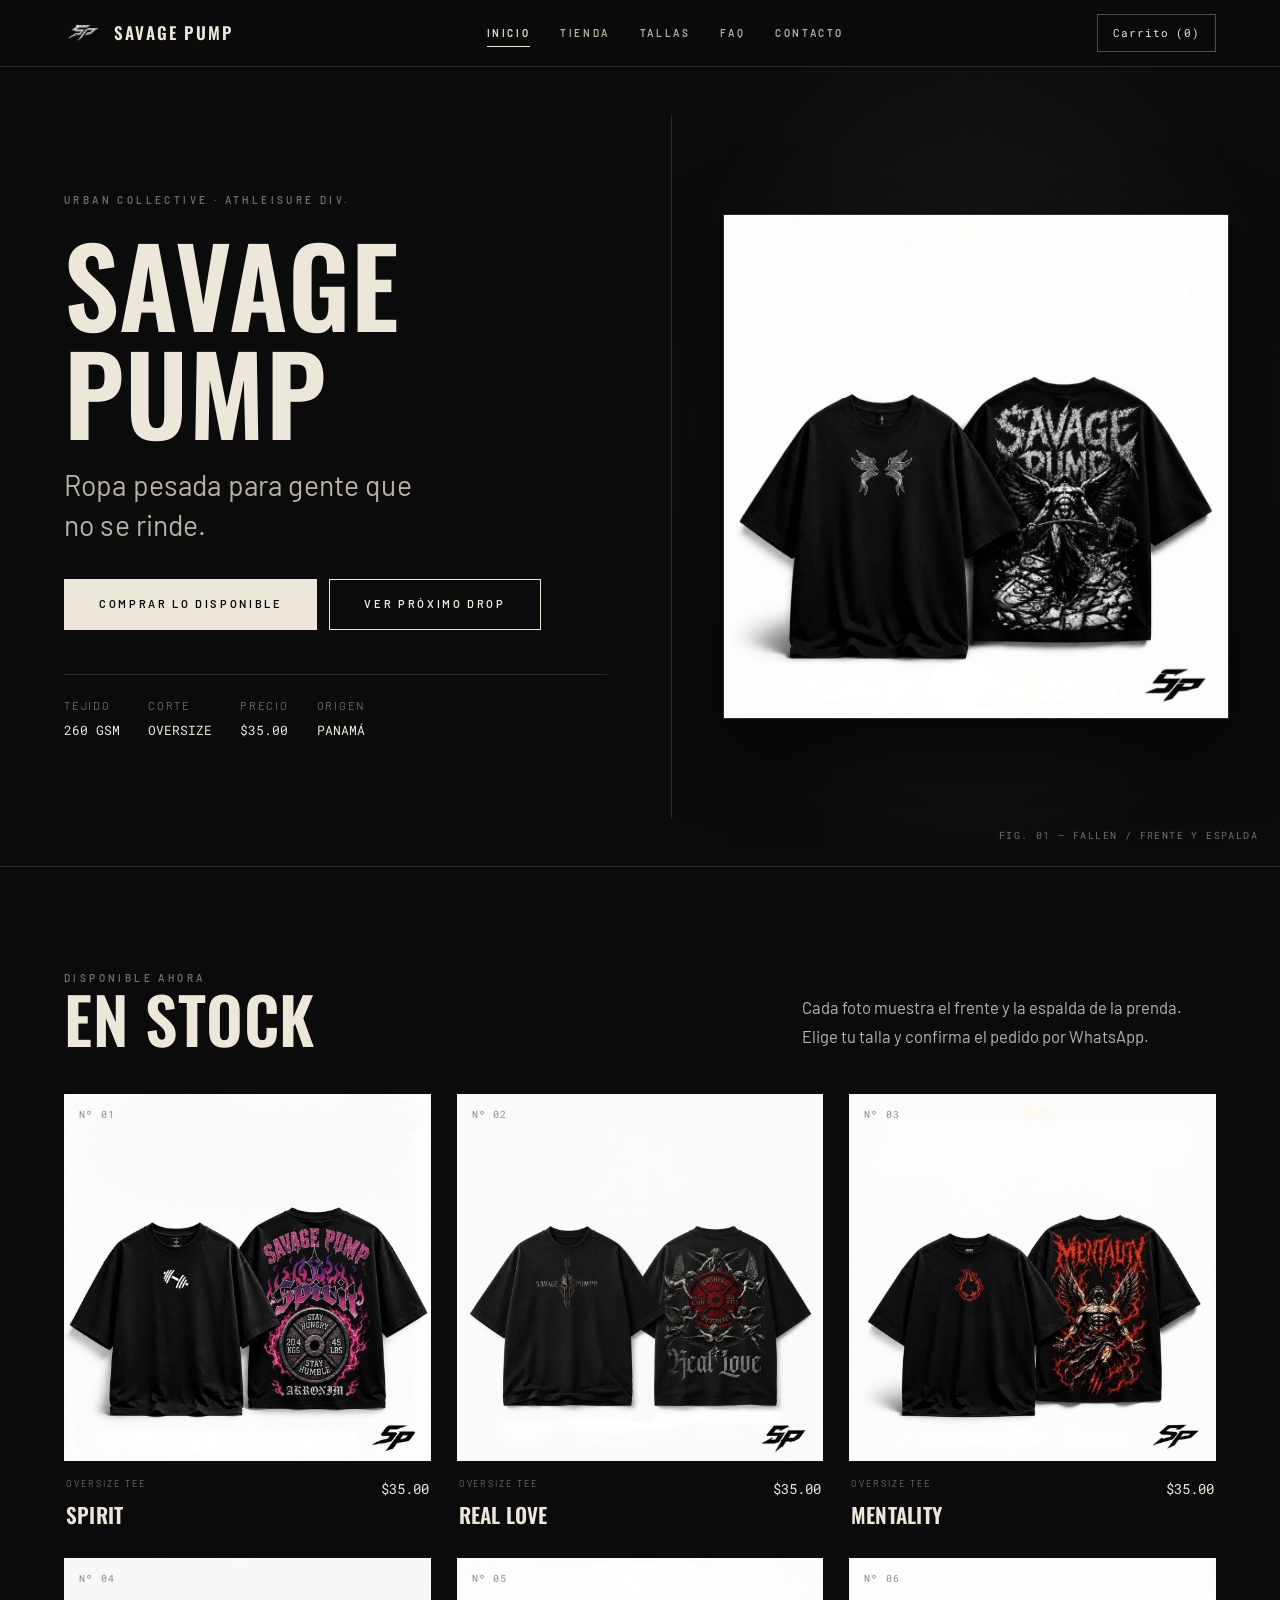
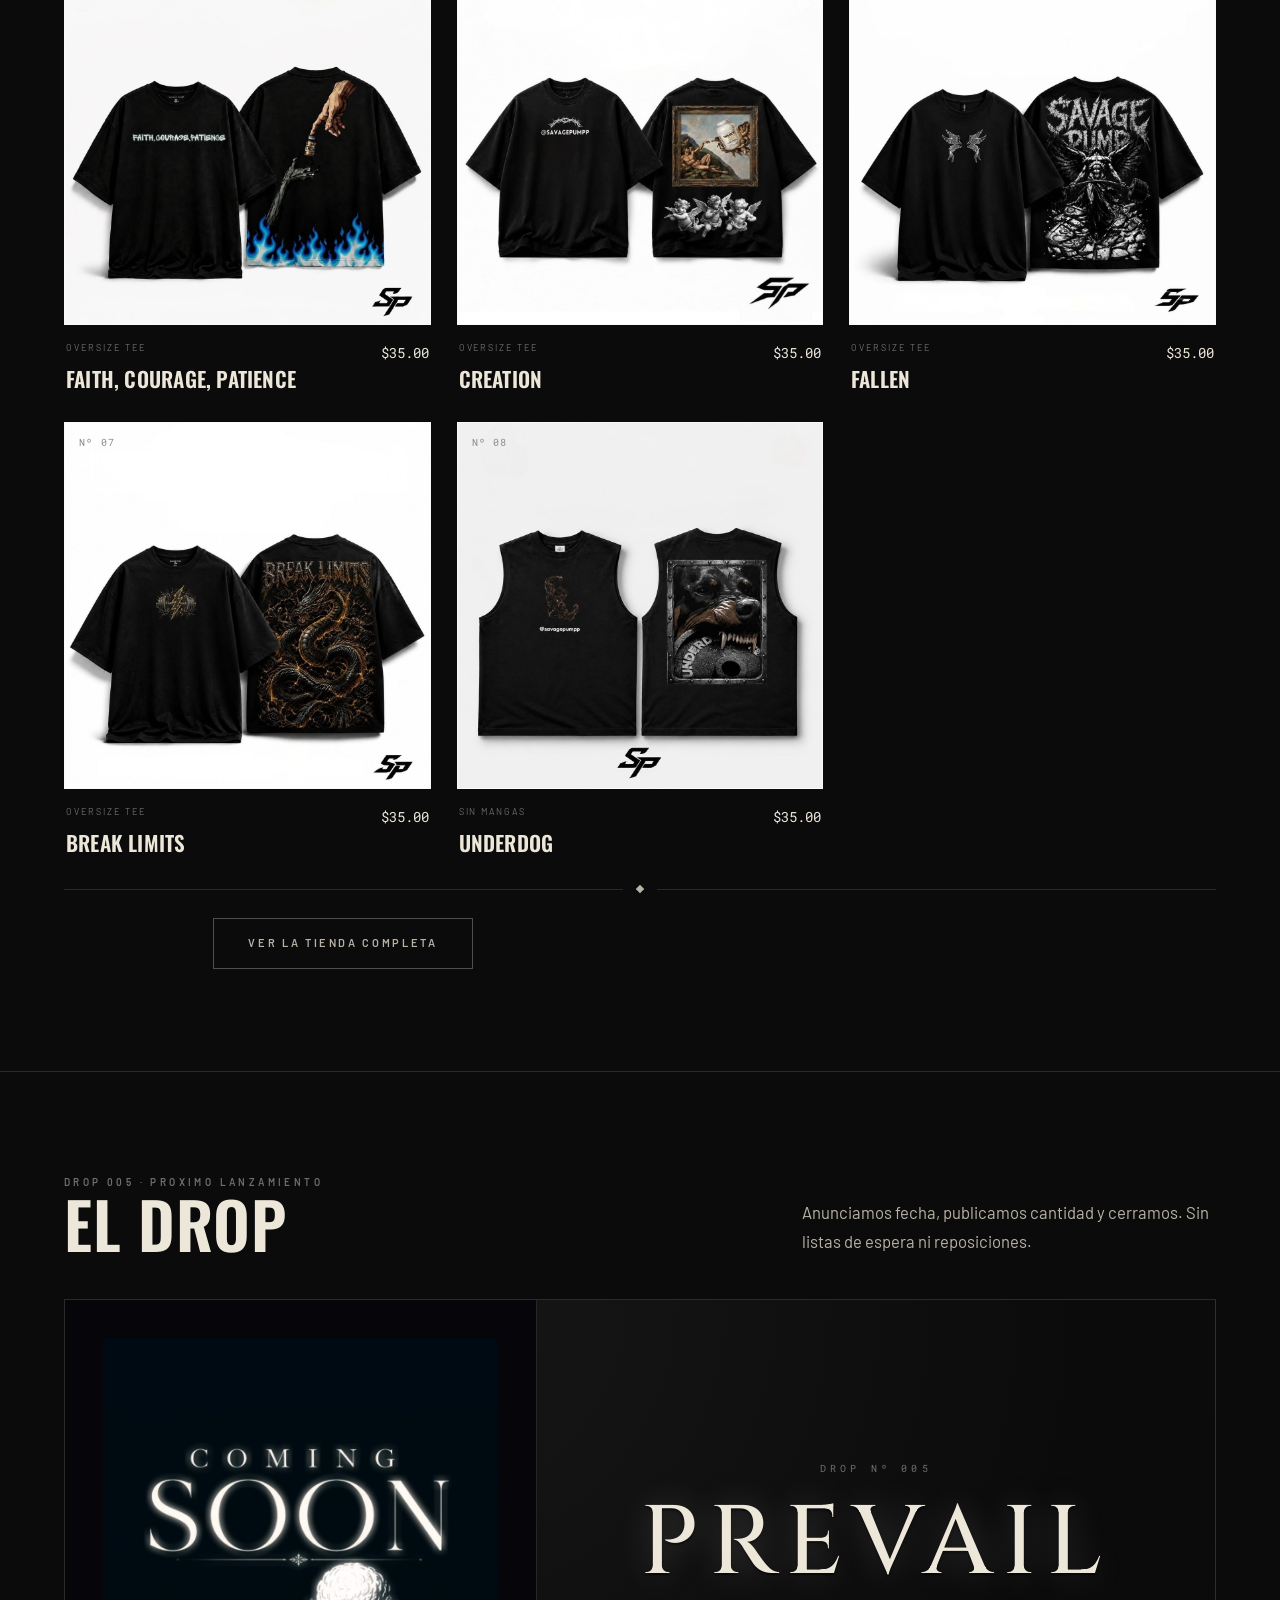
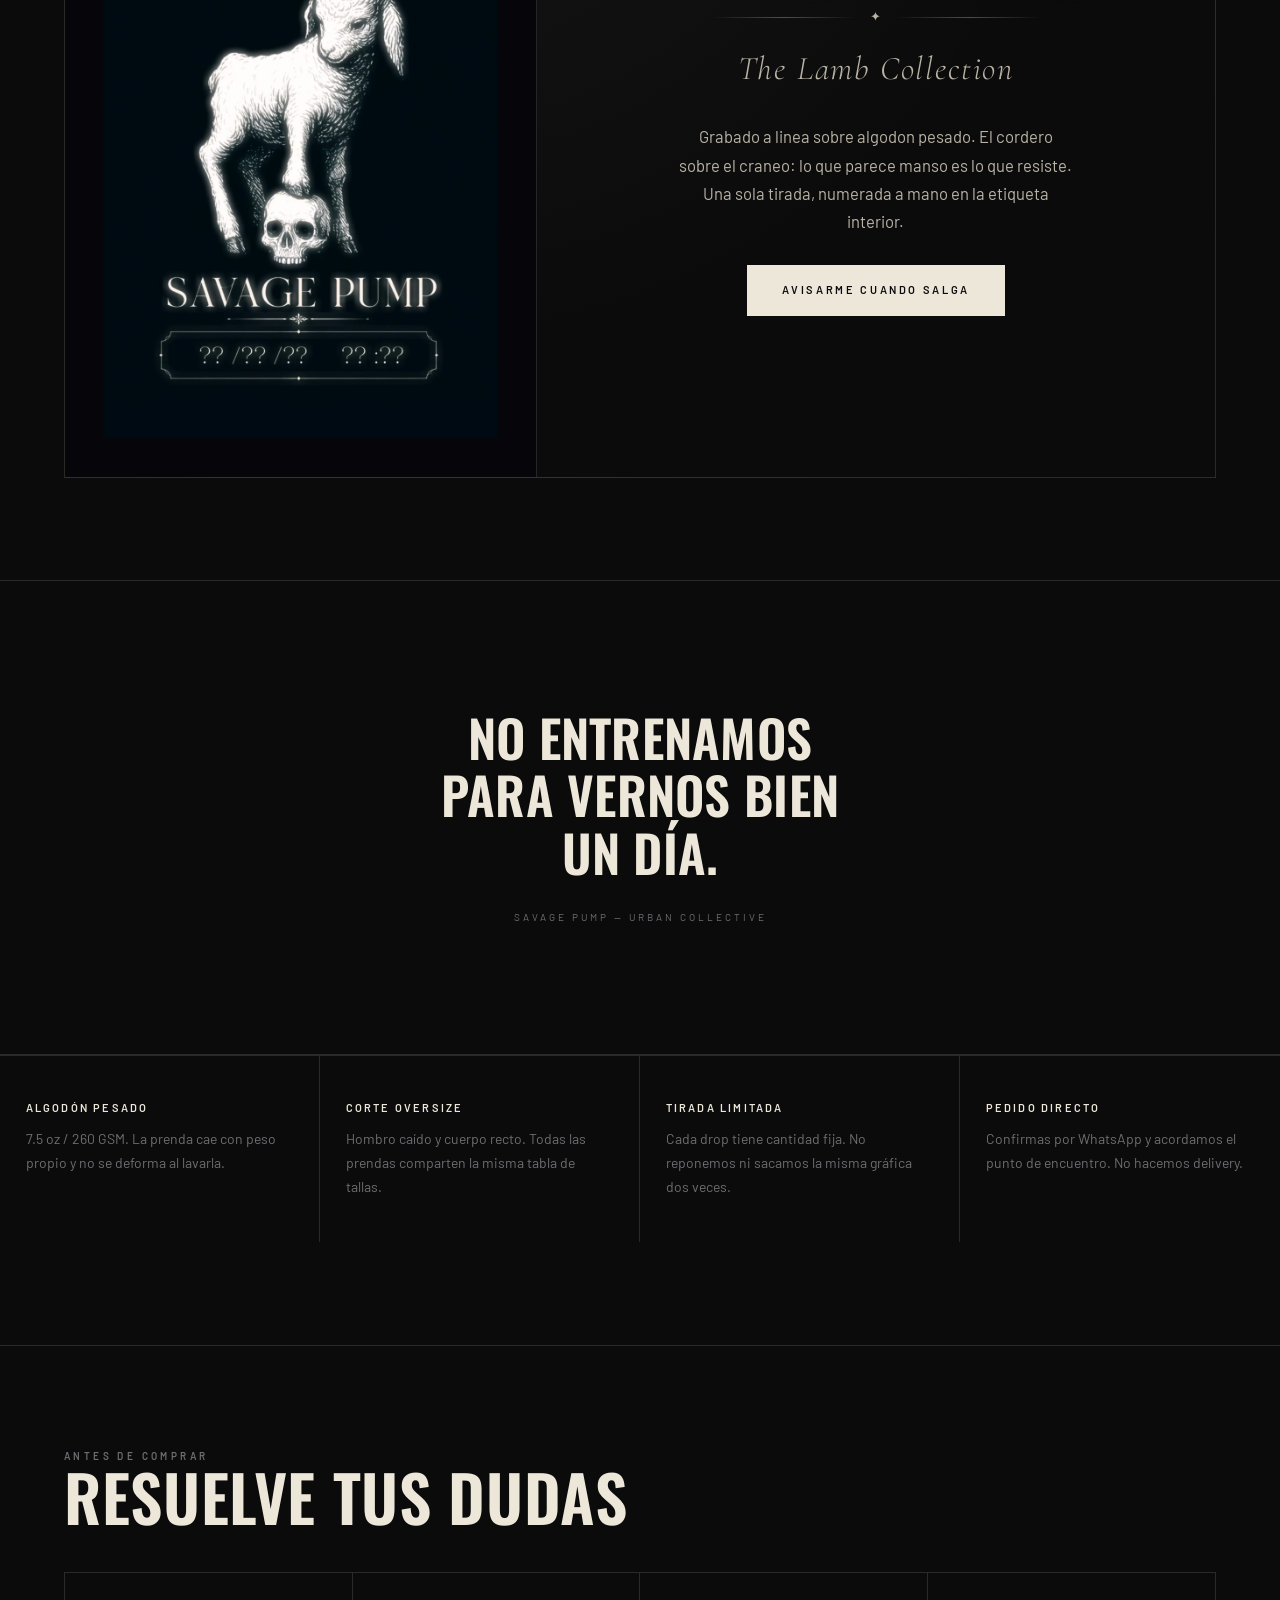
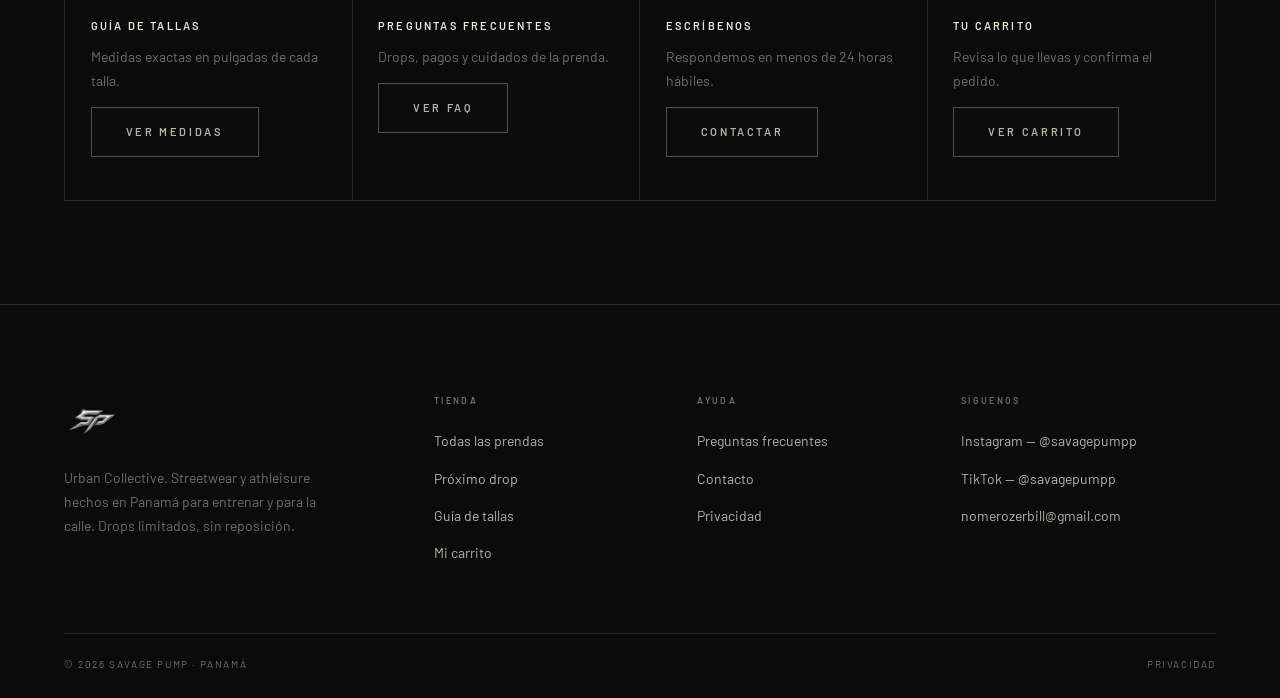
<file: index.html>
<!DOCTYPE html>
<html lang="es-PA">
<head>
<meta charset="UTF-8">
<meta name="viewport" content="width=device-width, initial-scale=1">
<title>Savage Pump — streetwear y athleisure en Panamá</title>
<meta name="description" content="Savage Pump Urban Collective: camisetas oversize y ropa de compresión en algodón pesado 260 GSM. Drops limitados, pedidos por WhatsApp.">
<link rel="canonical" href="https://savagepump.com/">
<meta property="og:title" content="Savage Pump — streetwear y athleisure en Panamá">
<meta property="og:description" content="Savage Pump Urban Collective: camisetas oversize y ropa de compresión en algodón pesado 260 GSM. Drops limitados, pedidos por WhatsApp.">
<meta property="og:image" content="assets/wordmark-brush.png">
<meta property="og:type" content="website">
<meta name="theme-color" content="#0B0B0C">
<link rel="icon" href="assets/logo-sp.png">
<link rel="stylesheet" href="css/sp.css">
<script type="application/ld+json">
{"@context":"https://schema.org","@type":"ClothingStore","name":"Savage Pump",
"alternateName":"Savage Pump Urban Collective",
"description":"Marca panameña de streetwear y athleisure. Drops limitados en algodón pesado.",
"url":"https://savagepump.com/","logo":"https://savagepump.com/assets/logo-sp.png",
"email":"nomerozerbill@gmail.com",
"address":{"@type":"PostalAddress","addressLocality":"San Miguelito","addressRegion":"Panamá","addressCountry":"PA"},
"areaServed":"PA","sameAs":["https://instagram.com/savagepumpp","https://tiktok.com/@savagepumpp"],
"priceRange":"$$"}
</script>
</head>
<body>

<header class="nav">
  <div class="nav__in">
    <a class="nav__logo" href="index.html">
      <img src="assets/logo-sp.png" alt="Monograma cromado SP de Savage Pump">
      <b>SAVAGE PUMP</b>
    </a>
    <nav class="nav__links" aria-label="Principal">
      <a href="index.html" aria-current="page">Inicio</a>
      <a href="tienda.html">Tienda</a>
      <a href="tallas.html">Tallas</a>
      <a href="faq.html">FAQ</a>
      <a href="contacto.html">Contacto</a>
    </nav>
    <div class="nav__end">
      <button class="nav__burger" aria-expanded="false">Menú</button>
      <a class="nav__cart" href="carrito.html" data-contador>Carrito (0)</a>
    </div>
  </div>
</header>

<section class="hero">
  <div class="hero__copy">
    <p class="eyebrow">Urban Collective · Athleisure Div.</p>
    <h1 class="display">Savage<br>Pump
      <em>Ropa pesada para gente que no se rinde.</em>
    </h1>
    <div class="hero__cta">
      <a class="btn btn--fill" href="tienda.html">Comprar lo disponible</a>
      <a class="btn btn--line" href="#drop">Ver próximo drop</a>
    </div>
    <div class="hero__meta">
      <div>Tejido<b>260 GSM</b></div>
      <div>Corte<b>Oversize</b></div>
      <div>Precio<b>$35.00</b></div>
      <div>Origen<b>Panamá</b></div>
    </div>
  </div>
  <div class="hero__art">
    <img src="assets/sp-fallen.jpg" alt="Camiseta oversize negra Savage Pump Fallen: alas al frente y ángel levantando una barra sobre escombros en la espalda">
    <span class="hero__stamp">FIG. 01 — FALLEN / FRENTE Y ESPALDA</span>
  </div>
</section>

<section class="sec" id="tienda">
  <div class="wrap">
    <div class="sec__head reveal">
      <div>
        <p class="eyebrow">Disponible ahora</p>
        <h2 class="display">En stock</h2>
      </div>
      <p class="lede">Cada foto muestra el frente y la espalda de la prenda. Elige tu talla y confirma el pedido por WhatsApp.</p>
    </div>
    <div class="grid reveal" data-rejilla></div>
    <div class="rule reveal"><span class="diamond"></span></div>
    <p style="text-align:center"><a class="btn btn--ghost" href="tienda.html">Ver la tienda completa</a></p>
  </div>
</section>

<section class="sec" id="drop">
  <div class="wrap">
    <div class="sec__head reveal">
      <div>
        <p class="eyebrow">Drop 005 &middot; Proximo lanzamiento</p>
        <h2 class="display">El drop</h2>
      </div>
      <p class="lede">Anunciamos fecha, publicamos cantidad y cerramos. Sin listas de espera ni reposiciones.</p>
    </div>

    <div class="drop drop--lamb reveal">
      <div class="drop__poster">
        <img src="assets/drop-coming-soon.png" alt="Afiche del drop 005 Prevail de Savage Pump: grabado de un cordero apoyado sobre un craneo con el texto Coming Soon">
      </div>
      <div class="drop__body">
        <p class="lamb-no">Drop N&ordm; 005</p>
        <h3 class="lamb-title">Prevail</h3>
        <div class="lamb-rule"><span></span><i>&#10022;</i><span></span></div>
        <p class="lamb-sub">The Lamb Collection</p>
        <p class="lede" style="margin-top:26px">Grabado a linea sobre algodon pesado. El cordero sobre el craneo: lo que parece manso es lo que resiste. Una sola tirada, numerada a mano en la etiqueta interior.</p>
        <div class="hero__cta" style="margin-top:30px">
          <a class="btn btn--fill" href="contacto.html">Avisarme cuando salga</a>
        </div>
      </div>
    </div>
  </div>
</section>

<section class="manifesto sec">
  <div class="wrap reveal">
    <blockquote>No entrenamos para vernos bien un día.</blockquote>
    <cite>Savage Pump — Urban Collective</cite>
  </div>
</section>

<section class="sec" style="padding-top:0">
  <div class="values">
    <div><h4>Algodón pesado</h4><p>7.5 oz / 260 GSM. La prenda cae con peso propio y no se deforma al lavarla.</p></div>
    <div><h4>Corte oversize</h4><p>Hombro caído y cuerpo recto. Todas las prendas comparten la misma tabla de tallas.</p></div>
    <div><h4>Tirada limitada</h4><p>Cada drop tiene cantidad fija. No reponemos ni sacamos la misma gráfica dos veces.</p></div>
    <div><h4>Pedido directo</h4><p>Confirmas por WhatsApp y acordamos el punto de encuentro. No hacemos delivery.</p></div>
  </div>
</section>

<section class="sec">
  <div class="wrap">
    <div class="sec__head reveal">
      <div><p class="eyebrow">Antes de comprar</p><h2 class="display">Resuelve tus dudas</h2></div>
    </div>
    <div class="values reveal" style="border:1px solid var(--hair)">
      <div><h4>Guía de tallas</h4><p style="margin-bottom:14px">Medidas exactas en pulgadas de cada talla.</p><a class="btn btn--ghost" href="tallas.html">Ver medidas</a></div>
      <div><h4>Preguntas frecuentes</h4><p style="margin-bottom:14px">Drops, pagos y cuidados de la prenda.</p><a class="btn btn--ghost" href="faq.html">Ver FAQ</a></div>
      <div><h4>Escríbenos</h4><p style="margin-bottom:14px">Respondemos en menos de 24 horas hábiles.</p><a class="btn btn--ghost" href="contacto.html">Contactar</a></div>
      <div><h4>Tu carrito</h4><p style="margin-bottom:14px">Revisa lo que llevas y confirma el pedido.</p><a class="btn btn--ghost" href="carrito.html">Ver carrito</a></div>
    </div>
  </div>
</section>

<footer class="foot">
  <div class="wrap">
    <div class="foot__grid">
      <div class="foot__brand">
        <img src="assets/logo-sp.png" alt="Logotipo cromado SP de Savage Pump">
        <p>Urban Collective. Streetwear y athleisure hechos en Panamá para entrenar y para la calle. Drops limitados, sin reposición.</p>
      </div>
      <div>
        <h5>Tienda</h5>
        <ul>
          <li><a href="tienda.html">Todas las prendas</a></li>
          <li><a href="index.html#drop">Próximo drop</a></li>
          <li><a href="tallas.html">Guía de tallas</a></li>
          <li><a href="carrito.html">Mi carrito</a></li>
        </ul>
      </div>
      <div>
        <h5>Ayuda</h5>
        <ul>
          <li><a href="faq.html">Preguntas frecuentes</a></li>
          <li><a href="contacto.html">Contacto</a></li>
          <li><a href="privacidad.html">Privacidad</a></li>
        </ul>
      </div>
      <div>
        <h5>Síguenos</h5>
        <ul>
          <li><a href="https://instagram.com/savagepumpp">Instagram — @savagepumpp</a></li>
          <li><a href="https://tiktok.com/@savagepumpp">TikTok — @savagepumpp</a></li>
          <li><a href="mailto:nomerozerbill@gmail.com">nomerozerbill@gmail.com</a></li>
        </ul>
      </div>
    </div>
    <div class="foot__bottom">
      <span>© 2026 Savage Pump · Panamá</span>
      <span><a href="privacidad.html">Privacidad</a></span>
    </div>
  </div>
</footer>

<div class="sticky-cta">
  <a class="btn btn--fill" href="tienda.html">Comprar ahora</a>
  <a class="btn btn--line" href="carrito.html">Carrito</a>
</div>

<script src="js/datos.js"></script>
<script src="js/app.js"></script>
<script src="js/sp.js"></script>
</body>
</html>
</file>
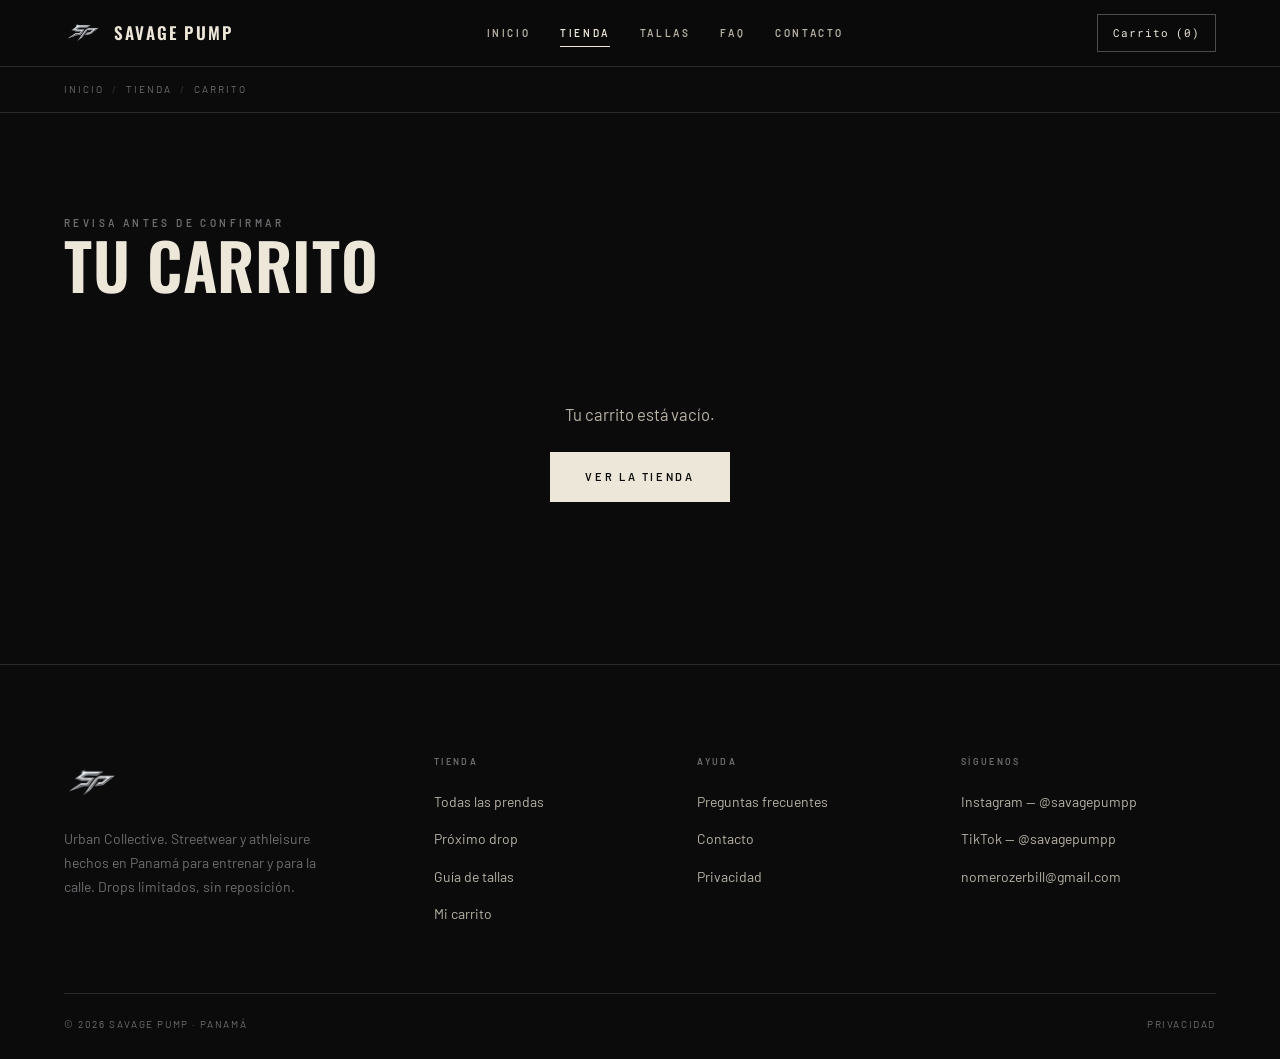
<file: carrito.html>
<!DOCTYPE html>
<html lang="es-PA">
<head>
<meta charset="UTF-8">
<meta name="viewport" content="width=device-width, initial-scale=1">
<title>Tu carrito | Savage Pump</title>
<meta name="description" content="Revisa las prendas de tu carrito Savage Pump, ajusta cantidades y confirma tu pedido por WhatsApp.">
<link rel="canonical" href="https://savagepump.com/carrito.html">
<meta property="og:title" content="Tu carrito | Savage Pump">
<meta property="og:description" content="Revisa las prendas de tu carrito Savage Pump, ajusta cantidades y confirma tu pedido por WhatsApp.">
<meta property="og:image" content="assets/wordmark-brush.png">
<meta property="og:type" content="website">
<meta name="theme-color" content="#0B0B0C">
<link rel="icon" href="assets/logo-sp.png">
<link rel="stylesheet" href="css/sp.css">

</head>
<body>

<header class="nav">
  <div class="nav__in">
    <a class="nav__logo" href="index.html">
      <img src="assets/logo-sp.png" alt="Monograma cromado SP de Savage Pump">
      <b>SAVAGE PUMP</b>
    </a>
    <nav class="nav__links" aria-label="Principal">
      <a href="index.html">Inicio</a>
      <a href="tienda.html" aria-current="page">Tienda</a>
      <a href="tallas.html">Tallas</a>
      <a href="faq.html">FAQ</a>
      <a href="contacto.html">Contacto</a>
    </nav>
    <div class="nav__end">
      <button class="nav__burger" aria-expanded="false">Menú</button>
      <a class="nav__cart" href="carrito.html" data-contador>Carrito (0)</a>
    </div>
  </div>
</header>
<div class="crumbs"><a href="index.html">Inicio</a><span>/</span><a href="tienda.html">Tienda</a><span>/</span>Carrito</div>
<section class="sec">
  <div class="wrap">
    <div class="sec__head"><div><p class="eyebrow">Revisa antes de confirmar</p><h2 class="display">Tu carrito</h2></div></div>
    <div data-carrito></div>
  </div>
</section>

<footer class="foot">
  <div class="wrap">
    <div class="foot__grid">
      <div class="foot__brand">
        <img src="assets/logo-sp.png" alt="Logotipo cromado SP de Savage Pump">
        <p>Urban Collective. Streetwear y athleisure hechos en Panamá para entrenar y para la calle. Drops limitados, sin reposición.</p>
      </div>
      <div>
        <h5>Tienda</h5>
        <ul>
          <li><a href="tienda.html">Todas las prendas</a></li>
          <li><a href="index.html#drop">Próximo drop</a></li>
          <li><a href="tallas.html">Guía de tallas</a></li>
          <li><a href="carrito.html">Mi carrito</a></li>
        </ul>
      </div>
      <div>
        <h5>Ayuda</h5>
        <ul>
          <li><a href="faq.html">Preguntas frecuentes</a></li>
          <li><a href="contacto.html">Contacto</a></li>
          <li><a href="privacidad.html">Privacidad</a></li>
        </ul>
      </div>
      <div>
        <h5>Síguenos</h5>
        <ul>
          <li><a href="https://instagram.com/savagepumpp">Instagram — @savagepumpp</a></li>
          <li><a href="https://tiktok.com/@savagepumpp">TikTok — @savagepumpp</a></li>
          <li><a href="mailto:nomerozerbill@gmail.com">nomerozerbill@gmail.com</a></li>
        </ul>
      </div>
    </div>
    <div class="foot__bottom">
      <span>© 2026 Savage Pump · Panamá</span>
      <span><a href="privacidad.html">Privacidad</a></span>
    </div>
  </div>
</footer>

<div class="sticky-cta">
  <a class="btn btn--fill" href="tienda.html">Comprar ahora</a>
  <a class="btn btn--line" href="carrito.html">Carrito</a>
</div>

<script src="js/datos.js"></script>
<script src="js/app.js"></script>
<script src="js/sp.js"></script>
</body>
</html>
</file>
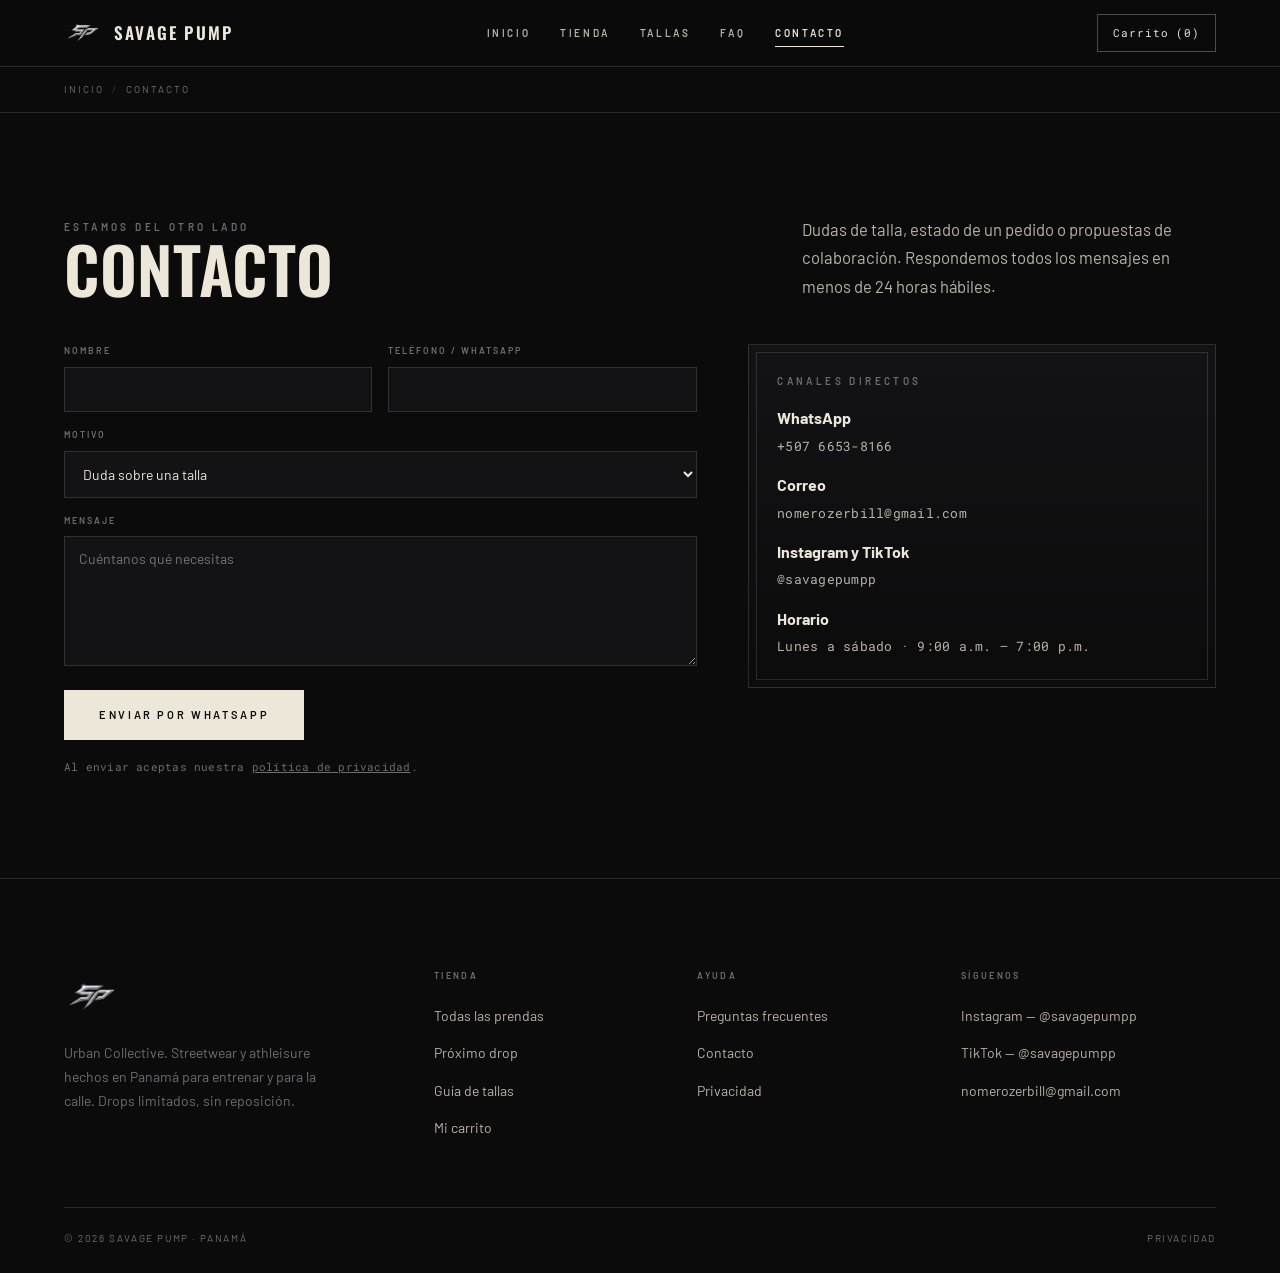
<file: contacto.html>
<!DOCTYPE html>
<html lang="es-PA">
<head>
<meta charset="UTF-8">
<meta name="viewport" content="width=device-width, initial-scale=1">
<title>Contacto — escríbenos por WhatsApp, correo o Instagram | Savage Pump</title>
<meta name="description" content="Contacta a Savage Pump en Panamá. Respondemos en menos de 24 horas hábiles por WhatsApp, correo o Instagram.">
<link rel="canonical" href="https://savagepump.com/contacto.html">
<meta property="og:title" content="Contacto — escríbenos por WhatsApp, correo o Instagram | Savage Pump">
<meta property="og:description" content="Contacta a Savage Pump en Panamá. Respondemos en menos de 24 horas hábiles por WhatsApp, correo o Instagram.">
<meta property="og:image" content="assets/wordmark-brush.png">
<meta property="og:type" content="website">
<meta name="theme-color" content="#0B0B0C">
<link rel="icon" href="assets/logo-sp.png">
<link rel="stylesheet" href="css/sp.css">

</head>
<body>

<header class="nav">
  <div class="nav__in">
    <a class="nav__logo" href="index.html">
      <img src="assets/logo-sp.png" alt="Monograma cromado SP de Savage Pump">
      <b>SAVAGE PUMP</b>
    </a>
    <nav class="nav__links" aria-label="Principal">
      <a href="index.html">Inicio</a>
      <a href="tienda.html">Tienda</a>
      <a href="tallas.html">Tallas</a>
      <a href="faq.html">FAQ</a>
      <a href="contacto.html" aria-current="page">Contacto</a>
    </nav>
    <div class="nav__end">
      <button class="nav__burger" aria-expanded="false">Menú</button>
      <a class="nav__cart" href="carrito.html" data-contador>Carrito (0)</a>
    </div>
  </div>
</header>
<div class="crumbs"><a href="index.html">Inicio</a><span>/</span>Contacto</div>
<section class="sec">
  <div class="wrap">
    <div class="sec__head">
      <div><p class="eyebrow">Estamos del otro lado</p><h2 class="display">Contacto</h2></div>
      <p class="lede">Dudas de talla, estado de un pedido o propuestas de colaboración. Respondemos todos los mensajes en menos de 24 horas hábiles.</p>
    </div>
    <div class="pdp">
      <div>
        <div class="field--row">
          <div class="field"><label for="cn">Nombre</label><input id="cn" type="text"></div>
          <div class="field"><label for="ct">Teléfono / WhatsApp</label><input id="ct" type="tel"></div>
        </div>
        <div class="field">
          <label for="ca">Motivo</label>
          <select id="ca">
            <option>Duda sobre una talla</option>
            <option>Estado de mi pedido</option>
            <option>Avisarme del drop Prevail</option>
            <option>Pedido al por mayor</option>
            <option>Colaboración o prensa</option>
            <option>Otro</option>
          </select>
        </div>
        <div class="field"><label for="cm">Mensaje</label><textarea id="cm" placeholder="Cuéntanos qué necesitas"></textarea></div>
        <button class="btn btn--fill" data-enviar-contacto>Enviar por WhatsApp</button>
        <div class="aviso" data-aviso hidden></div>
        <p class="mono" style="color:var(--ash);margin-top:18px;font-size:11px">Al enviar aceptas nuestra <a href="privacidad.html" style="text-decoration:underline">política de privacidad</a>.</p>
      </div>
      <div>
        <div class="plate" style="padding:28px">
          <p class="eyebrow" style="margin-bottom:16px">Canales directos</p>
          <p style="margin-bottom:14px"><strong>WhatsApp</strong><br><span class="mono" style="color:var(--bone-dim)" data-tel>—</span></p>
          <p style="margin-bottom:14px"><strong>Correo</strong><br><span class="mono" style="color:var(--bone-dim)">nomerozerbill@gmail.com</span></p>
          <p style="margin-bottom:14px"><strong>Instagram y TikTok</strong><br><span class="mono" style="color:var(--bone-dim)">@savagepumpp</span></p>
          <p><strong>Horario</strong><br><span class="mono" style="color:var(--bone-dim)">Lunes a sábado · 9:00 a.m. – 7:00 p.m.</span></p>
        </div>
      </div>
    </div>
  </div>
</section>

<script>
document.addEventListener('DOMContentLoaded', function () {
  var tel = document.querySelector('[data-tel]');
  if (tel) tel.textContent = CONFIG.telefonoVisible;
  var b = document.querySelector('[data-enviar-contacto]');
  if (!b) return;
  b.addEventListener('click', function () {
    var n = document.getElementById('cn').value.trim();
    var m = document.getElementById('cm').value.trim();
    if (!n || !m) { SP.aviso('Escribe tu nombre y tu mensaje.', 'error'); return; }
    var txt = '*Consulta — Savage Pump*\n\nNombre: ' + n +
              '\nTeléfono: ' + document.getElementById('ct').value.trim() +
              '\nMotivo: ' + document.getElementById('ca').value +
              '\n\n' + m;
    window.open('https://wa.me/' + CONFIG.whatsapp + '?text=' + encodeURIComponent(txt), '_blank');
  });
});
</script>

<footer class="foot">
  <div class="wrap">
    <div class="foot__grid">
      <div class="foot__brand">
        <img src="assets/logo-sp.png" alt="Logotipo cromado SP de Savage Pump">
        <p>Urban Collective. Streetwear y athleisure hechos en Panamá para entrenar y para la calle. Drops limitados, sin reposición.</p>
      </div>
      <div>
        <h5>Tienda</h5>
        <ul>
          <li><a href="tienda.html">Todas las prendas</a></li>
          <li><a href="index.html#drop">Próximo drop</a></li>
          <li><a href="tallas.html">Guía de tallas</a></li>
          <li><a href="carrito.html">Mi carrito</a></li>
        </ul>
      </div>
      <div>
        <h5>Ayuda</h5>
        <ul>
          <li><a href="faq.html">Preguntas frecuentes</a></li>
          <li><a href="contacto.html">Contacto</a></li>
          <li><a href="privacidad.html">Privacidad</a></li>
        </ul>
      </div>
      <div>
        <h5>Síguenos</h5>
        <ul>
          <li><a href="https://instagram.com/savagepumpp">Instagram — @savagepumpp</a></li>
          <li><a href="https://tiktok.com/@savagepumpp">TikTok — @savagepumpp</a></li>
          <li><a href="mailto:nomerozerbill@gmail.com">nomerozerbill@gmail.com</a></li>
        </ul>
      </div>
    </div>
    <div class="foot__bottom">
      <span>© 2026 Savage Pump · Panamá</span>
      <span><a href="privacidad.html">Privacidad</a></span>
    </div>
  </div>
</footer>

<div class="sticky-cta">
  <a class="btn btn--fill" href="tienda.html">Comprar ahora</a>
  <a class="btn btn--line" href="carrito.html">Carrito</a>
</div>

<script src="js/datos.js"></script>
<script src="js/app.js"></script>
<script src="js/sp.js"></script>
</body>
</html>
</file>
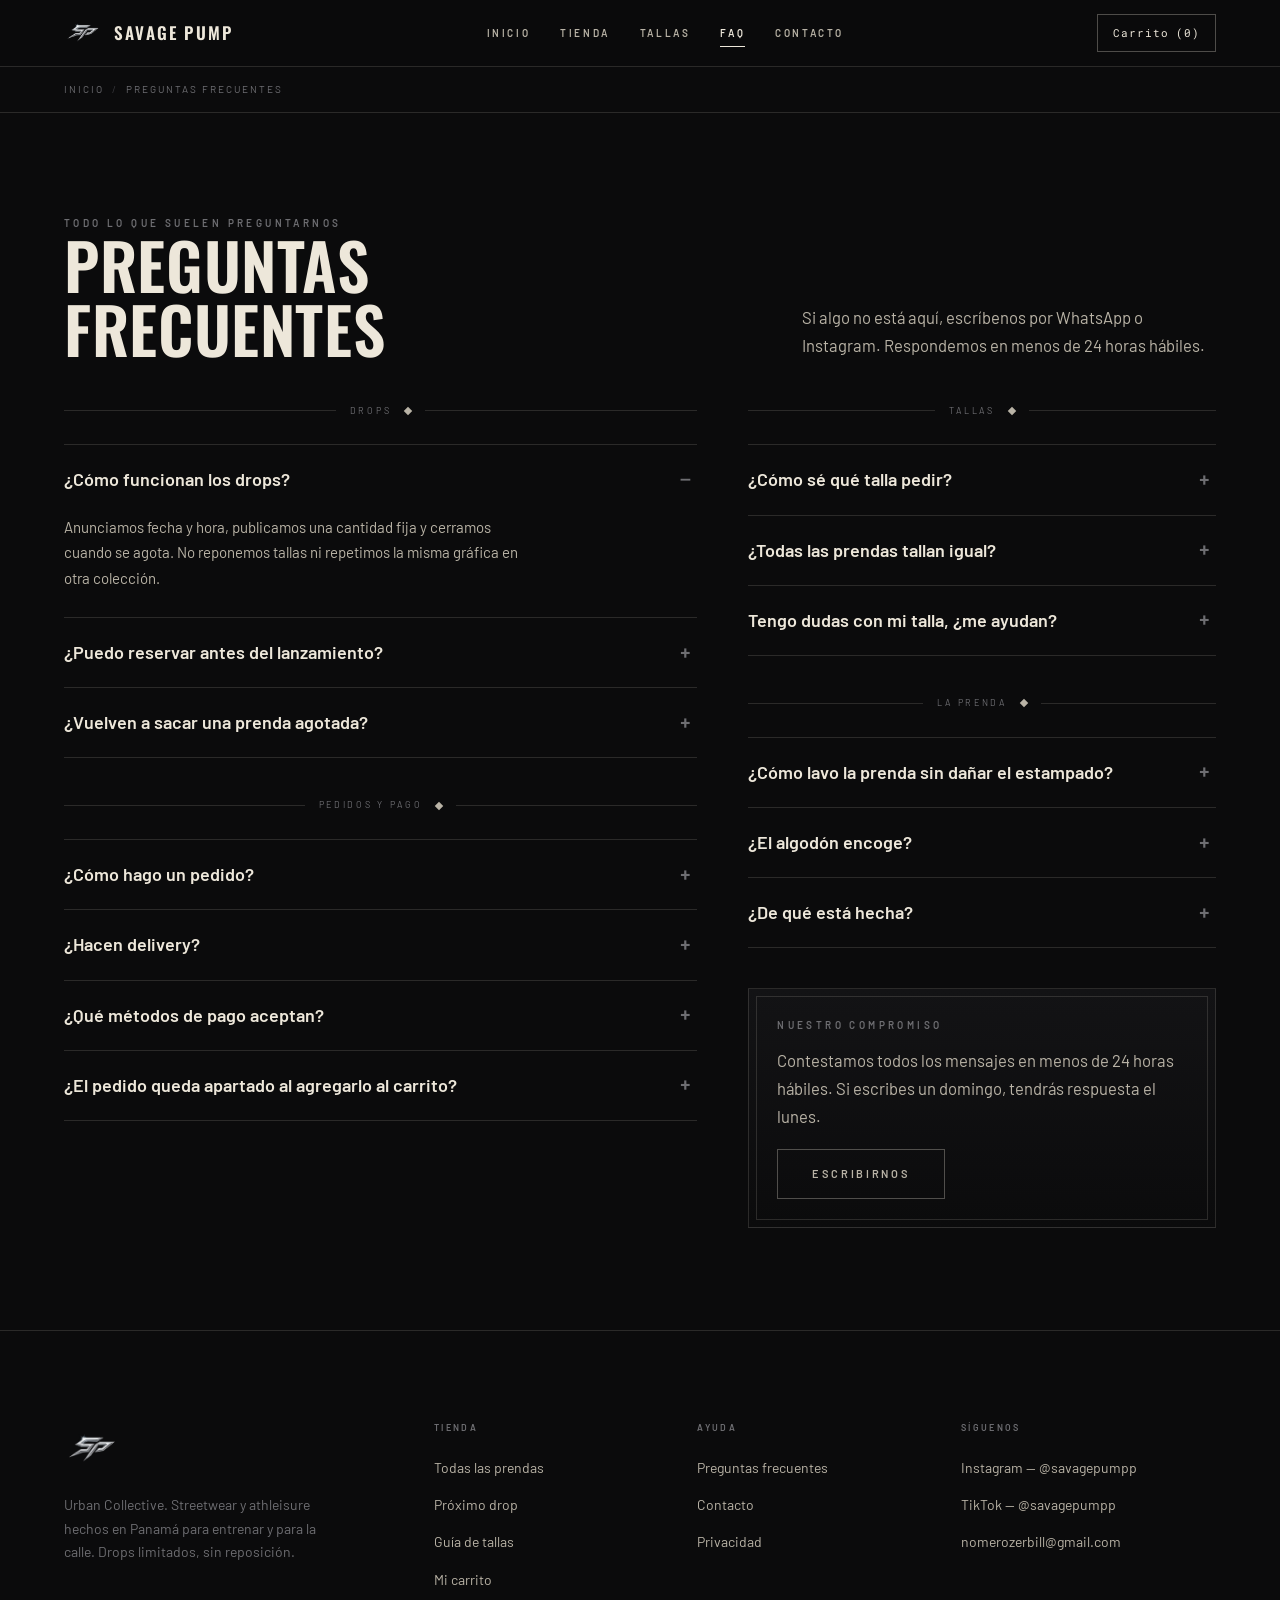
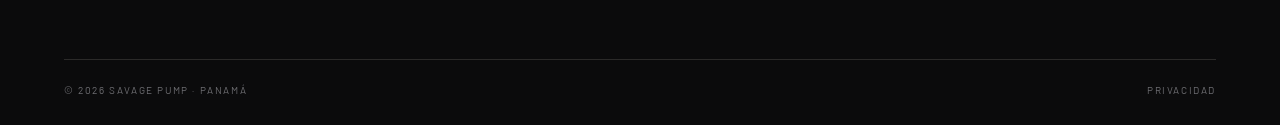
<file: faq.html>
<!DOCTYPE html>
<html lang="es-PA">
<head>
<meta charset="UTF-8">
<meta name="viewport" content="width=device-width, initial-scale=1">
<title>Preguntas frecuentes: drops, pedidos, pagos y cuidados | Savage Pump</title>
<meta name="description" content="Respuestas sobre los drops limitados de Savage Pump, cómo hacer un pedido, métodos de pago y cuidado de las prendas.">
<link rel="canonical" href="https://savagepump.com/faq.html">
<meta property="og:title" content="Preguntas frecuentes: drops, pedidos, pagos y cuidados | Savage Pump">
<meta property="og:description" content="Respuestas sobre los drops limitados de Savage Pump, cómo hacer un pedido, métodos de pago y cuidado de las prendas.">
<meta property="og:image" content="assets/wordmark-brush.png">
<meta property="og:type" content="website">
<meta name="theme-color" content="#0B0B0C">
<link rel="icon" href="assets/logo-sp.png">
<link rel="stylesheet" href="css/sp.css">
<script type="application/ld+json">
{"@context":"https://schema.org","@type":"FAQPage","mainEntity":[
{"@type":"Question","name":"¿Cómo funcionan los drops?","acceptedAnswer":{"@type":"Answer","text":"Anunciamos fecha y hora, publicamos una cantidad fija y cerramos cuando se agota. No reponemos tallas ni repetimos la misma gráfica."}},
{"@type":"Question","name":"¿Cómo hago un pedido?","acceptedAnswer":{"@type":"Answer","text":"Agregas las prendas al carrito, dejas tus datos y el pedido se abre en WhatsApp ya redactado. Ahí confirmamos disponibilidad, pago y punto de encuentro."}},
{"@type":"Question","name":"¿Qué métodos de pago aceptan?","acceptedAnswer":{"@type":"Answer","text":"Yappy, transferencia bancaria y efectivo en el momento de la entrega."}},
{"@type":"Question","name":"¿Hacen delivery?","acceptedAnswer":{"@type":"Answer","text":"No. Acordamos por WhatsApp un punto de encuentro y ahí se entrega la prenda."}}]}
</script>
</head>
<body>

<header class="nav">
  <div class="nav__in">
    <a class="nav__logo" href="index.html">
      <img src="assets/logo-sp.png" alt="Monograma cromado SP de Savage Pump">
      <b>SAVAGE PUMP</b>
    </a>
    <nav class="nav__links" aria-label="Principal">
      <a href="index.html">Inicio</a>
      <a href="tienda.html">Tienda</a>
      <a href="tallas.html">Tallas</a>
      <a href="faq.html" aria-current="page">FAQ</a>
      <a href="contacto.html">Contacto</a>
    </nav>
    <div class="nav__end">
      <button class="nav__burger" aria-expanded="false">Menú</button>
      <a class="nav__cart" href="carrito.html" data-contador>Carrito (0)</a>
    </div>
  </div>
</header>
<div class="crumbs"><a href="index.html">Inicio</a><span>/</span>Preguntas frecuentes</div>
<section class="sec">
  <div class="wrap">
    <div class="sec__head">
      <div><p class="eyebrow">Todo lo que suelen preguntarnos</p><h2 class="display">Preguntas<br>frecuentes</h2></div>
      <p class="lede">Si algo no está aquí, escríbenos por WhatsApp o Instagram. Respondemos en menos de 24 horas hábiles.</p>
    </div>
    <div class="pdp">
      <div>
        <div class="rule" style="margin-top:0"><span>Drops</span><span class="diamond"></span></div>
        <div class="acc">
          <details open><summary>¿Cómo funcionan los drops?</summary><p>Anunciamos fecha y hora, publicamos una cantidad fija y cerramos cuando se agota. No reponemos tallas ni repetimos la misma gráfica en otra colección.</p></details>
          <details><summary>¿Puedo reservar antes del lanzamiento?</summary><p>No hacemos reservas ni apartados. Todos entran al mismo tiempo. Si quieres aviso previo del drop Prevail, déjanos tus datos en la página de contacto.</p></details>
          <details><summary>¿Vuelven a sacar una prenda agotada?</summary><p>No. Cada tirada es única. Lo que sí repetimos son las bases: el corte y el gramaje se mantienen entre colecciones.</p></details>
        </div>

        <div class="rule" style="margin-top:40px"><span>Pedidos y pago</span><span class="diamond"></span></div>
        <div class="acc">
          <details><summary>¿Cómo hago un pedido?</summary><p>Agregas las prendas al carrito, eliges talla y dejas tu nombre y teléfono. El pedido se abre en WhatsApp ya redactado y solo tienes que enviarlo. Ahí confirmamos disponibilidad y acordamos todo.</p></details>
          <details><summary>¿Hacen delivery?</summary><p>No. Acordamos por WhatsApp un punto de encuentro que nos sirva a los dos y ahí te entregamos la prenda.</p></details>
          <details><summary>¿Qué métodos de pago aceptan?</summary><p>Yappy, transferencia bancaria y efectivo en el momento de la entrega.</p></details>
          <details><summary>¿El pedido queda apartado al agregarlo al carrito?</summary><p>No. La prenda queda tuya cuando confirmamos el pedido por WhatsApp. Hasta ese momento sigue disponible para cualquiera.</p></details>
        </div>
      </div>

      <div>
        <div class="rule" style="margin-top:0"><span>Tallas</span><span class="diamond"></span></div>
        <div class="acc">
          <details><summary>¿Cómo sé qué talla pedir?</summary><p>Mide una camiseta tuya que te quede como quieres y compárala con nuestra tabla. El corte es oversize real: si dudas entre dos tallas y prefieres algo menos amplio, baja una.</p></details>
          <details><summary>¿Todas las prendas tallan igual?</summary><p>Sí. Todas las prendas publicadas usan la misma tabla de medidas, en pulgadas, con una variación de entre media y una pulgada.</p></details>
          <details><summary>Tengo dudas con mi talla, ¿me ayudan?</summary><p>Escríbenos por WhatsApp con tu estatura, peso y la talla que usas normalmente y te decimos cuál pedir.</p></details>
        </div>

        <div class="rule" style="margin-top:40px"><span>La prenda</span><span class="diamond"></span></div>
        <div class="acc">
          <details><summary>¿Cómo lavo la prenda sin dañar el estampado?</summary><p>Del revés, agua fría, ciclo corto. Sin cloro, sin secadora caliente y sin planchar directamente sobre el estampado.</p></details>
          <details><summary>¿El algodón encoge?</summary><p>Es algodón peinado prelavado. Puede ceder hasta media pulgada de largo en el primer lavado si usas agua caliente; con agua fría se mantiene.</p></details>
          <details><summary>¿De qué está hecha?</summary><p>100% algodón peinado de 7.5 oz (260 GSM) en las camisetas oversize. La pieza de compresión usa tela elástica y transpirable.</p></details>
        </div>

        <div class="plate" style="padding:28px;margin-top:40px">
          <p class="eyebrow" style="margin-bottom:12px">Nuestro compromiso</p>
          <p class="lede">Contestamos todos los mensajes en menos de 24 horas hábiles. Si escribes un domingo, tendrás respuesta el lunes.</p>
          <a class="btn btn--ghost" href="contacto.html" style="margin-top:18px">Escribirnos</a>
        </div>
      </div>
    </div>
  </div>
</section>

<footer class="foot">
  <div class="wrap">
    <div class="foot__grid">
      <div class="foot__brand">
        <img src="assets/logo-sp.png" alt="Logotipo cromado SP de Savage Pump">
        <p>Urban Collective. Streetwear y athleisure hechos en Panamá para entrenar y para la calle. Drops limitados, sin reposición.</p>
      </div>
      <div>
        <h5>Tienda</h5>
        <ul>
          <li><a href="tienda.html">Todas las prendas</a></li>
          <li><a href="index.html#drop">Próximo drop</a></li>
          <li><a href="tallas.html">Guía de tallas</a></li>
          <li><a href="carrito.html">Mi carrito</a></li>
        </ul>
      </div>
      <div>
        <h5>Ayuda</h5>
        <ul>
          <li><a href="faq.html">Preguntas frecuentes</a></li>
          <li><a href="contacto.html">Contacto</a></li>
          <li><a href="privacidad.html">Privacidad</a></li>
        </ul>
      </div>
      <div>
        <h5>Síguenos</h5>
        <ul>
          <li><a href="https://instagram.com/savagepumpp">Instagram — @savagepumpp</a></li>
          <li><a href="https://tiktok.com/@savagepumpp">TikTok — @savagepumpp</a></li>
          <li><a href="mailto:nomerozerbill@gmail.com">nomerozerbill@gmail.com</a></li>
        </ul>
      </div>
    </div>
    <div class="foot__bottom">
      <span>© 2026 Savage Pump · Panamá</span>
      <span><a href="privacidad.html">Privacidad</a></span>
    </div>
  </div>
</footer>

<div class="sticky-cta">
  <a class="btn btn--fill" href="tienda.html">Comprar ahora</a>
  <a class="btn btn--line" href="carrito.html">Carrito</a>
</div>

<script src="js/datos.js"></script>
<script src="js/app.js"></script>
<script src="js/sp.js"></script>
</body>
</html>
</file>
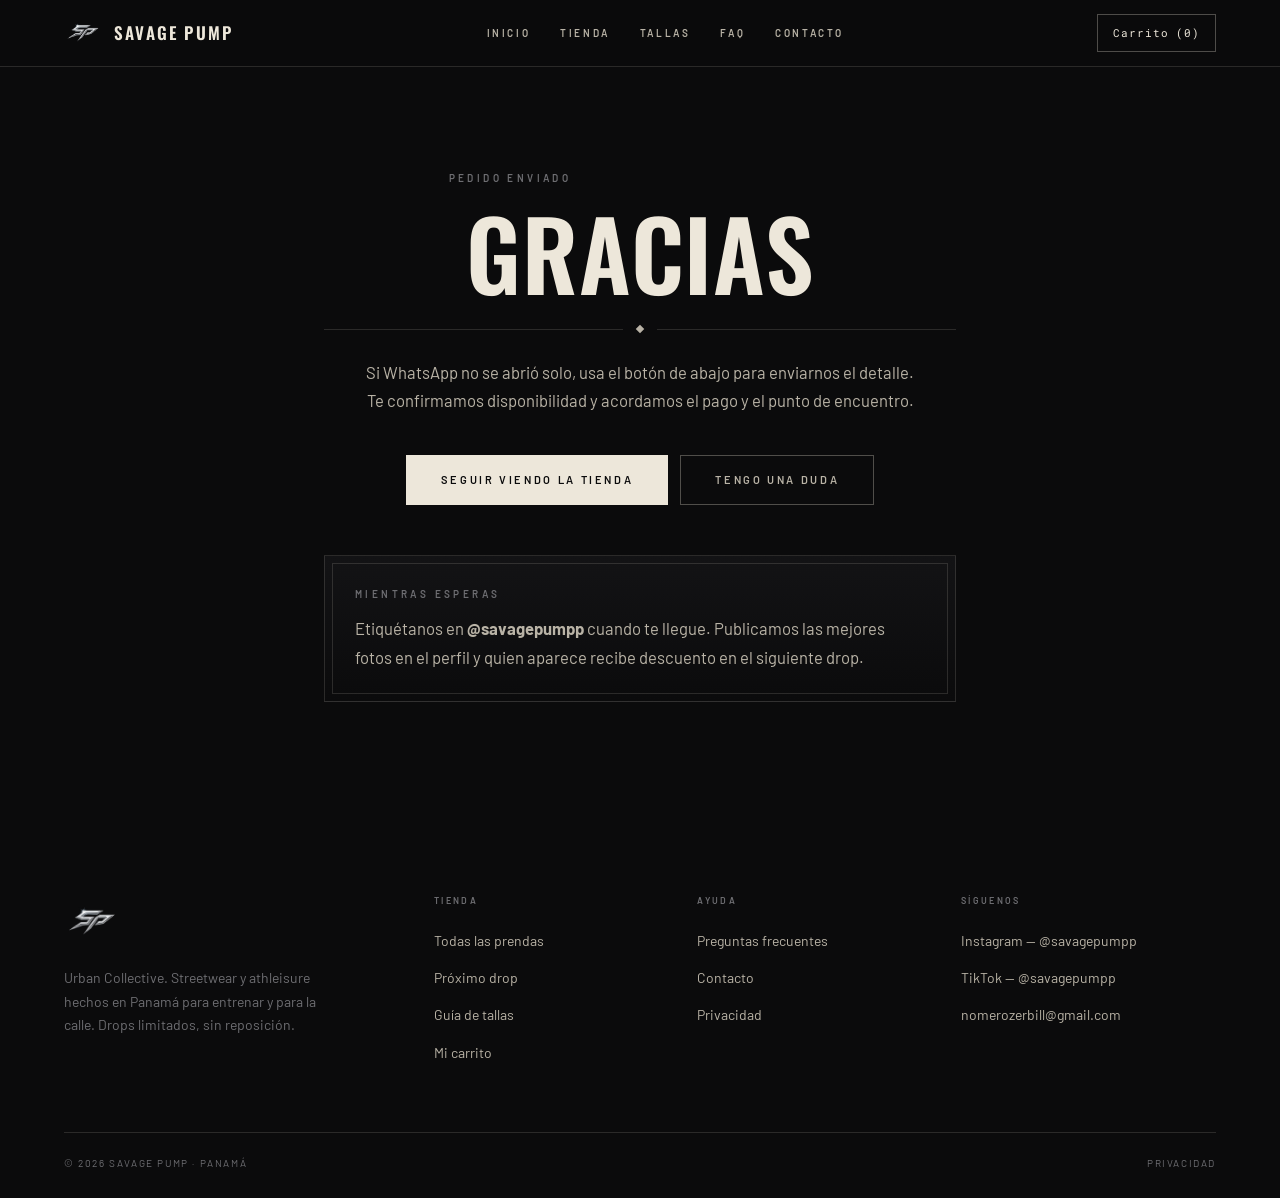
<file: gracias.html>
<!DOCTYPE html>
<html lang="es-PA">
<head>
<meta charset="UTF-8">
<meta name="viewport" content="width=device-width, initial-scale=1">
<title>Pedido enviado | Savage Pump</title>
<meta name="description" content="Tu pedido de Savage Pump quedó registrado. Revisa el resumen y confirma la conversación por WhatsApp.">
<link rel="canonical" href="https://savagepump.com/gracias.html">
<meta property="og:title" content="Pedido enviado | Savage Pump">
<meta property="og:description" content="Tu pedido de Savage Pump quedó registrado. Revisa el resumen y confirma la conversación por WhatsApp.">
<meta property="og:image" content="assets/wordmark-brush.png">
<meta property="og:type" content="website">
<meta name="theme-color" content="#0B0B0C">
<link rel="icon" href="assets/logo-sp.png">
<link rel="stylesheet" href="css/sp.css">

</head>
<body>

<header class="nav">
  <div class="nav__in">
    <a class="nav__logo" href="index.html">
      <img src="assets/logo-sp.png" alt="Monograma cromado SP de Savage Pump">
      <b>SAVAGE PUMP</b>
    </a>
    <nav class="nav__links" aria-label="Principal">
      <a href="index.html">Inicio</a>
      <a href="tienda.html">Tienda</a>
      <a href="tallas.html">Tallas</a>
      <a href="faq.html">FAQ</a>
      <a href="contacto.html">Contacto</a>
    </nav>
    <div class="nav__end">
      <button class="nav__burger" aria-expanded="false">Menú</button>
      <a class="nav__cart" href="carrito.html" data-contador>Carrito (0)</a>
    </div>
  </div>
</header>

<section class="sec" style="border-bottom:none">
  <div class="wrap" style="text-align:center;max-width:760px">
    <p class="eyebrow">Pedido enviado</p>
    <h1 class="display" style="font-size:clamp(40px,8vw,96px);margin:18px 0 10px">Gracias</h1>
    <div class="rule"><span class="diamond"></span></div>
    <p class="lede" style="margin:0 auto 34px">Si WhatsApp no se abrió solo, usa el botón de abajo para enviarnos el detalle. Te confirmamos disponibilidad y acordamos el pago y el punto de encuentro.</p>
    <div data-gracias></div>
    <div class="hero__cta" style="justify-content:center;margin-top:40px">
      <a class="btn btn--fill" href="tienda.html">Seguir viendo la tienda</a>
      <a class="btn btn--ghost" href="contacto.html">Tengo una duda</a>
    </div>
    <div class="plate" style="padding:30px;margin-top:50px;text-align:left">
      <p class="eyebrow" style="margin-bottom:12px">Mientras esperas</p>
      <p class="lede">Etiquétanos en <strong>@savagepumpp</strong> cuando te llegue. Publicamos las mejores fotos en el perfil y quien aparece recibe descuento en el siguiente drop.</p>
    </div>
  </div>
</section>

<footer class="foot">
  <div class="wrap">
    <div class="foot__grid">
      <div class="foot__brand">
        <img src="assets/logo-sp.png" alt="Logotipo cromado SP de Savage Pump">
        <p>Urban Collective. Streetwear y athleisure hechos en Panamá para entrenar y para la calle. Drops limitados, sin reposición.</p>
      </div>
      <div>
        <h5>Tienda</h5>
        <ul>
          <li><a href="tienda.html">Todas las prendas</a></li>
          <li><a href="index.html#drop">Próximo drop</a></li>
          <li><a href="tallas.html">Guía de tallas</a></li>
          <li><a href="carrito.html">Mi carrito</a></li>
        </ul>
      </div>
      <div>
        <h5>Ayuda</h5>
        <ul>
          <li><a href="faq.html">Preguntas frecuentes</a></li>
          <li><a href="contacto.html">Contacto</a></li>
          <li><a href="privacidad.html">Privacidad</a></li>
        </ul>
      </div>
      <div>
        <h5>Síguenos</h5>
        <ul>
          <li><a href="https://instagram.com/savagepumpp">Instagram — @savagepumpp</a></li>
          <li><a href="https://tiktok.com/@savagepumpp">TikTok — @savagepumpp</a></li>
          <li><a href="mailto:nomerozerbill@gmail.com">nomerozerbill@gmail.com</a></li>
        </ul>
      </div>
    </div>
    <div class="foot__bottom">
      <span>© 2026 Savage Pump · Panamá</span>
      <span><a href="privacidad.html">Privacidad</a></span>
    </div>
  </div>
</footer>

<div class="sticky-cta">
  <a class="btn btn--fill" href="tienda.html">Comprar ahora</a>
  <a class="btn btn--line" href="carrito.html">Carrito</a>
</div>

<script src="js/datos.js"></script>
<script src="js/app.js"></script>
<script src="js/sp.js"></script>
</body>
</html>
</file>
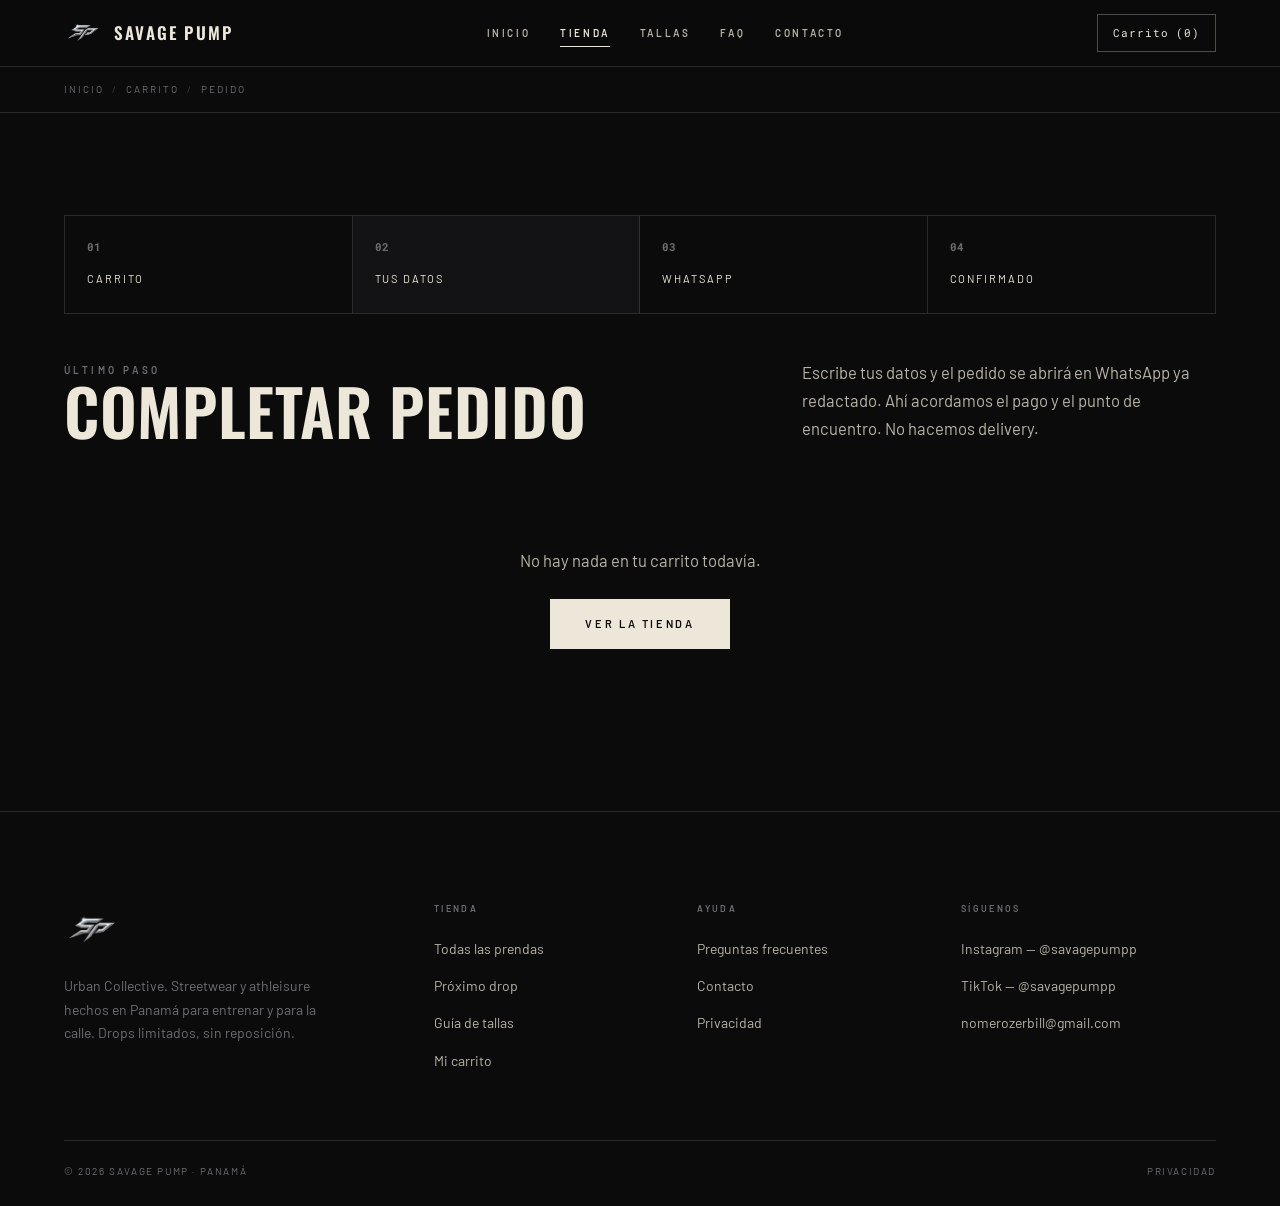
<file: pedido.html>
<!DOCTYPE html>
<html lang="es-PA">
<head>
<meta charset="UTF-8">
<meta name="viewport" content="width=device-width, initial-scale=1">
<title>Completar pedido | Savage Pump</title>
<meta name="description" content="Deja tus datos y confirma tu pedido de Savage Pump por WhatsApp. Pago con Yappy, transferencia bancaria o efectivo al encontrarnos.">
<link rel="canonical" href="https://savagepump.com/pedido.html">
<meta property="og:title" content="Completar pedido | Savage Pump">
<meta property="og:description" content="Deja tus datos y confirma tu pedido de Savage Pump por WhatsApp. Pago con Yappy, transferencia bancaria o efectivo al encontrarnos.">
<meta property="og:image" content="assets/wordmark-brush.png">
<meta property="og:type" content="website">
<meta name="theme-color" content="#0B0B0C">
<link rel="icon" href="assets/logo-sp.png">
<link rel="stylesheet" href="css/sp.css">

</head>
<body>

<header class="nav">
  <div class="nav__in">
    <a class="nav__logo" href="index.html">
      <img src="assets/logo-sp.png" alt="Monograma cromado SP de Savage Pump">
      <b>SAVAGE PUMP</b>
    </a>
    <nav class="nav__links" aria-label="Principal">
      <a href="index.html">Inicio</a>
      <a href="tienda.html" aria-current="page">Tienda</a>
      <a href="tallas.html">Tallas</a>
      <a href="faq.html">FAQ</a>
      <a href="contacto.html">Contacto</a>
    </nav>
    <div class="nav__end">
      <button class="nav__burger" aria-expanded="false">Menú</button>
      <a class="nav__cart" href="carrito.html" data-contador>Carrito (0)</a>
    </div>
  </div>
</header>
<div class="crumbs"><a href="index.html">Inicio</a><span>/</span><a href="carrito.html">Carrito</a><span>/</span>Pedido</div>
<section class="sec">
  <div class="wrap">
    <div class="steps" style="margin-bottom:44px">
      <div><b>01</b><span>Carrito</span></div>
      <div class="on"><b>02</b><span>Tus datos</span></div>
      <div><b>03</b><span>WhatsApp</span></div>
      <div><b>04</b><span>Confirmado</span></div>
    </div>
    <div class="sec__head">
      <div><p class="eyebrow">Último paso</p><h2 class="display">Completar pedido</h2></div>
      <p class="lede">Escribe tus datos y el pedido se abrirá en WhatsApp ya redactado. Ahí acordamos el pago y el punto de encuentro. No hacemos delivery.</p>
    </div>
    <div data-pedido></div>
  </div>
</section>

<footer class="foot">
  <div class="wrap">
    <div class="foot__grid">
      <div class="foot__brand">
        <img src="assets/logo-sp.png" alt="Logotipo cromado SP de Savage Pump">
        <p>Urban Collective. Streetwear y athleisure hechos en Panamá para entrenar y para la calle. Drops limitados, sin reposición.</p>
      </div>
      <div>
        <h5>Tienda</h5>
        <ul>
          <li><a href="tienda.html">Todas las prendas</a></li>
          <li><a href="index.html#drop">Próximo drop</a></li>
          <li><a href="tallas.html">Guía de tallas</a></li>
          <li><a href="carrito.html">Mi carrito</a></li>
        </ul>
      </div>
      <div>
        <h5>Ayuda</h5>
        <ul>
          <li><a href="faq.html">Preguntas frecuentes</a></li>
          <li><a href="contacto.html">Contacto</a></li>
          <li><a href="privacidad.html">Privacidad</a></li>
        </ul>
      </div>
      <div>
        <h5>Síguenos</h5>
        <ul>
          <li><a href="https://instagram.com/savagepumpp">Instagram — @savagepumpp</a></li>
          <li><a href="https://tiktok.com/@savagepumpp">TikTok — @savagepumpp</a></li>
          <li><a href="mailto:nomerozerbill@gmail.com">nomerozerbill@gmail.com</a></li>
        </ul>
      </div>
    </div>
    <div class="foot__bottom">
      <span>© 2026 Savage Pump · Panamá</span>
      <span><a href="privacidad.html">Privacidad</a></span>
    </div>
  </div>
</footer>

<div class="sticky-cta">
  <a class="btn btn--fill" href="tienda.html">Comprar ahora</a>
  <a class="btn btn--line" href="carrito.html">Carrito</a>
</div>

<script src="js/datos.js"></script>
<script src="js/app.js"></script>
<script src="js/sp.js"></script>
</body>
</html>
</file>
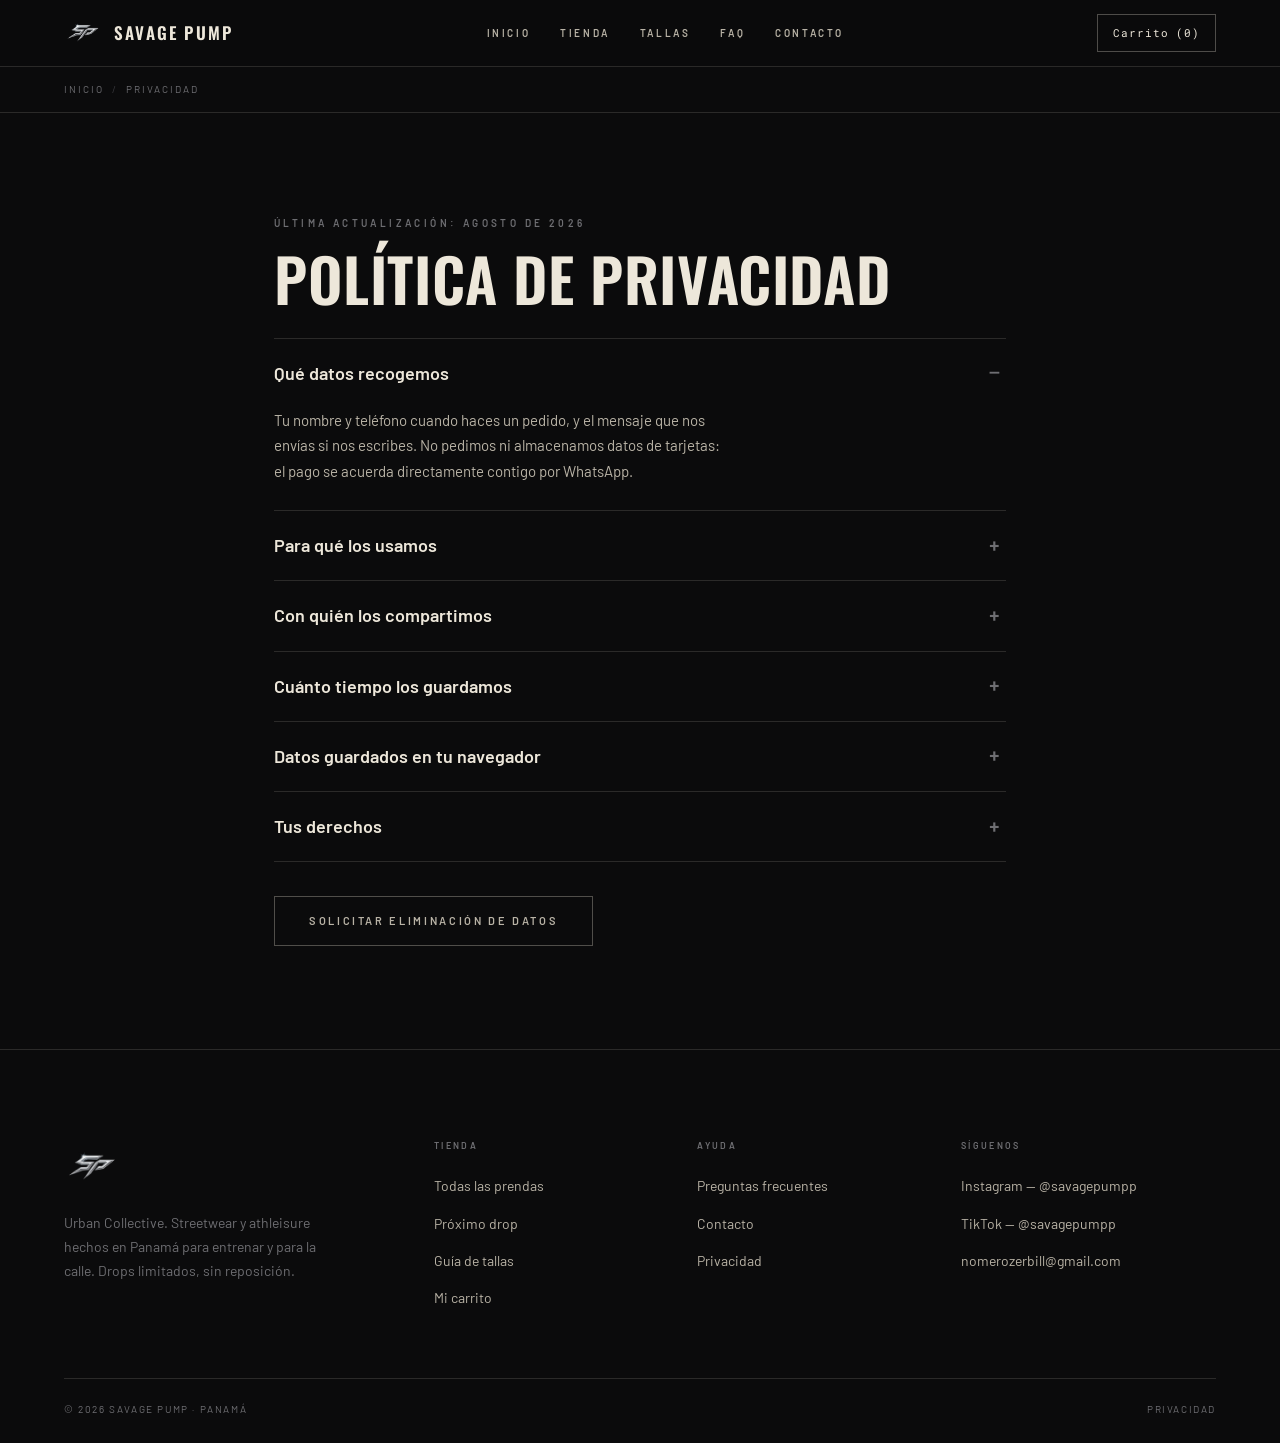
<file: privacidad.html>
<!DOCTYPE html>
<html lang="es-PA">
<head>
<meta charset="UTF-8">
<meta name="viewport" content="width=device-width, initial-scale=1">
<title>Política de privacidad | Savage Pump</title>
<meta name="description" content="Qué datos recoge Savage Pump, para qué los usamos y cómo puedes pedir que los eliminemos.">
<link rel="canonical" href="https://savagepump.com/privacidad.html">
<meta property="og:title" content="Política de privacidad | Savage Pump">
<meta property="og:description" content="Qué datos recoge Savage Pump, para qué los usamos y cómo puedes pedir que los eliminemos.">
<meta property="og:image" content="assets/wordmark-brush.png">
<meta property="og:type" content="website">
<meta name="theme-color" content="#0B0B0C">
<link rel="icon" href="assets/logo-sp.png">
<link rel="stylesheet" href="css/sp.css">

</head>
<body>

<header class="nav">
  <div class="nav__in">
    <a class="nav__logo" href="index.html">
      <img src="assets/logo-sp.png" alt="Monograma cromado SP de Savage Pump">
      <b>SAVAGE PUMP</b>
    </a>
    <nav class="nav__links" aria-label="Principal">
      <a href="index.html">Inicio</a>
      <a href="tienda.html">Tienda</a>
      <a href="tallas.html">Tallas</a>
      <a href="faq.html">FAQ</a>
      <a href="contacto.html">Contacto</a>
    </nav>
    <div class="nav__end">
      <button class="nav__burger" aria-expanded="false">Menú</button>
      <a class="nav__cart" href="carrito.html" data-contador>Carrito (0)</a>
    </div>
  </div>
</header>
<div class="crumbs"><a href="index.html">Inicio</a><span>/</span>Privacidad</div>
<section class="sec">
  <div class="wrap" style="max-width:860px">
    <p class="eyebrow">Última actualización: agosto de 2026</p>
    <h1 class="display" style="font-size:clamp(32px,5vw,60px);margin:16px 0 30px">Política de privacidad</h1>
    <div class="acc">
      <details open><summary>Qué datos recogemos</summary><p>Tu nombre y teléfono cuando haces un pedido, y el mensaje que nos envías si nos escribes. No pedimos ni almacenamos datos de tarjetas: el pago se acuerda directamente contigo por WhatsApp.</p></details>
      <details><summary>Para qué los usamos</summary><p>Para preparar tu pedido, contestarte y, si nos diste permiso, avisarte de los próximos drops. No usamos tus datos para nada más.</p></details>
      <details><summary>Con quién los compartimos</summary><p>Con nadie. No vendemos ni cedemos datos a terceros con fines publicitarios.</p></details>
      <details><summary>Cuánto tiempo los guardamos</summary><p>Los datos de pedidos se conservan mientras sean necesarios para atender tu compra. Puedes pedir su eliminación en cualquier momento.</p></details>
      <details><summary>Datos guardados en tu navegador</summary><p>Tu carrito se guarda en el almacenamiento local de tu propio navegador para que no lo pierdas al cambiar de página. Esa información no sale de tu dispositivo y puedes borrarla desde la configuración del navegador.</p></details>
      <details><summary>Tus derechos</summary><p>Puedes pedirnos acceso, corrección o eliminación de tus datos escribiendo a nomerozerbill@gmail.com. Respondemos en un máximo de 15 días hábiles.</p></details>
    </div>
    <div class="hero__cta"><a class="btn btn--ghost" href="contacto.html">Solicitar eliminación de datos</a></div>
  </div>
</section>

<footer class="foot">
  <div class="wrap">
    <div class="foot__grid">
      <div class="foot__brand">
        <img src="assets/logo-sp.png" alt="Logotipo cromado SP de Savage Pump">
        <p>Urban Collective. Streetwear y athleisure hechos en Panamá para entrenar y para la calle. Drops limitados, sin reposición.</p>
      </div>
      <div>
        <h5>Tienda</h5>
        <ul>
          <li><a href="tienda.html">Todas las prendas</a></li>
          <li><a href="index.html#drop">Próximo drop</a></li>
          <li><a href="tallas.html">Guía de tallas</a></li>
          <li><a href="carrito.html">Mi carrito</a></li>
        </ul>
      </div>
      <div>
        <h5>Ayuda</h5>
        <ul>
          <li><a href="faq.html">Preguntas frecuentes</a></li>
          <li><a href="contacto.html">Contacto</a></li>
          <li><a href="privacidad.html">Privacidad</a></li>
        </ul>
      </div>
      <div>
        <h5>Síguenos</h5>
        <ul>
          <li><a href="https://instagram.com/savagepumpp">Instagram — @savagepumpp</a></li>
          <li><a href="https://tiktok.com/@savagepumpp">TikTok — @savagepumpp</a></li>
          <li><a href="mailto:nomerozerbill@gmail.com">nomerozerbill@gmail.com</a></li>
        </ul>
      </div>
    </div>
    <div class="foot__bottom">
      <span>© 2026 Savage Pump · Panamá</span>
      <span><a href="privacidad.html">Privacidad</a></span>
    </div>
  </div>
</footer>

<div class="sticky-cta">
  <a class="btn btn--fill" href="tienda.html">Comprar ahora</a>
  <a class="btn btn--line" href="carrito.html">Carrito</a>
</div>

<script src="js/datos.js"></script>
<script src="js/app.js"></script>
<script src="js/sp.js"></script>
</body>
</html>
</file>
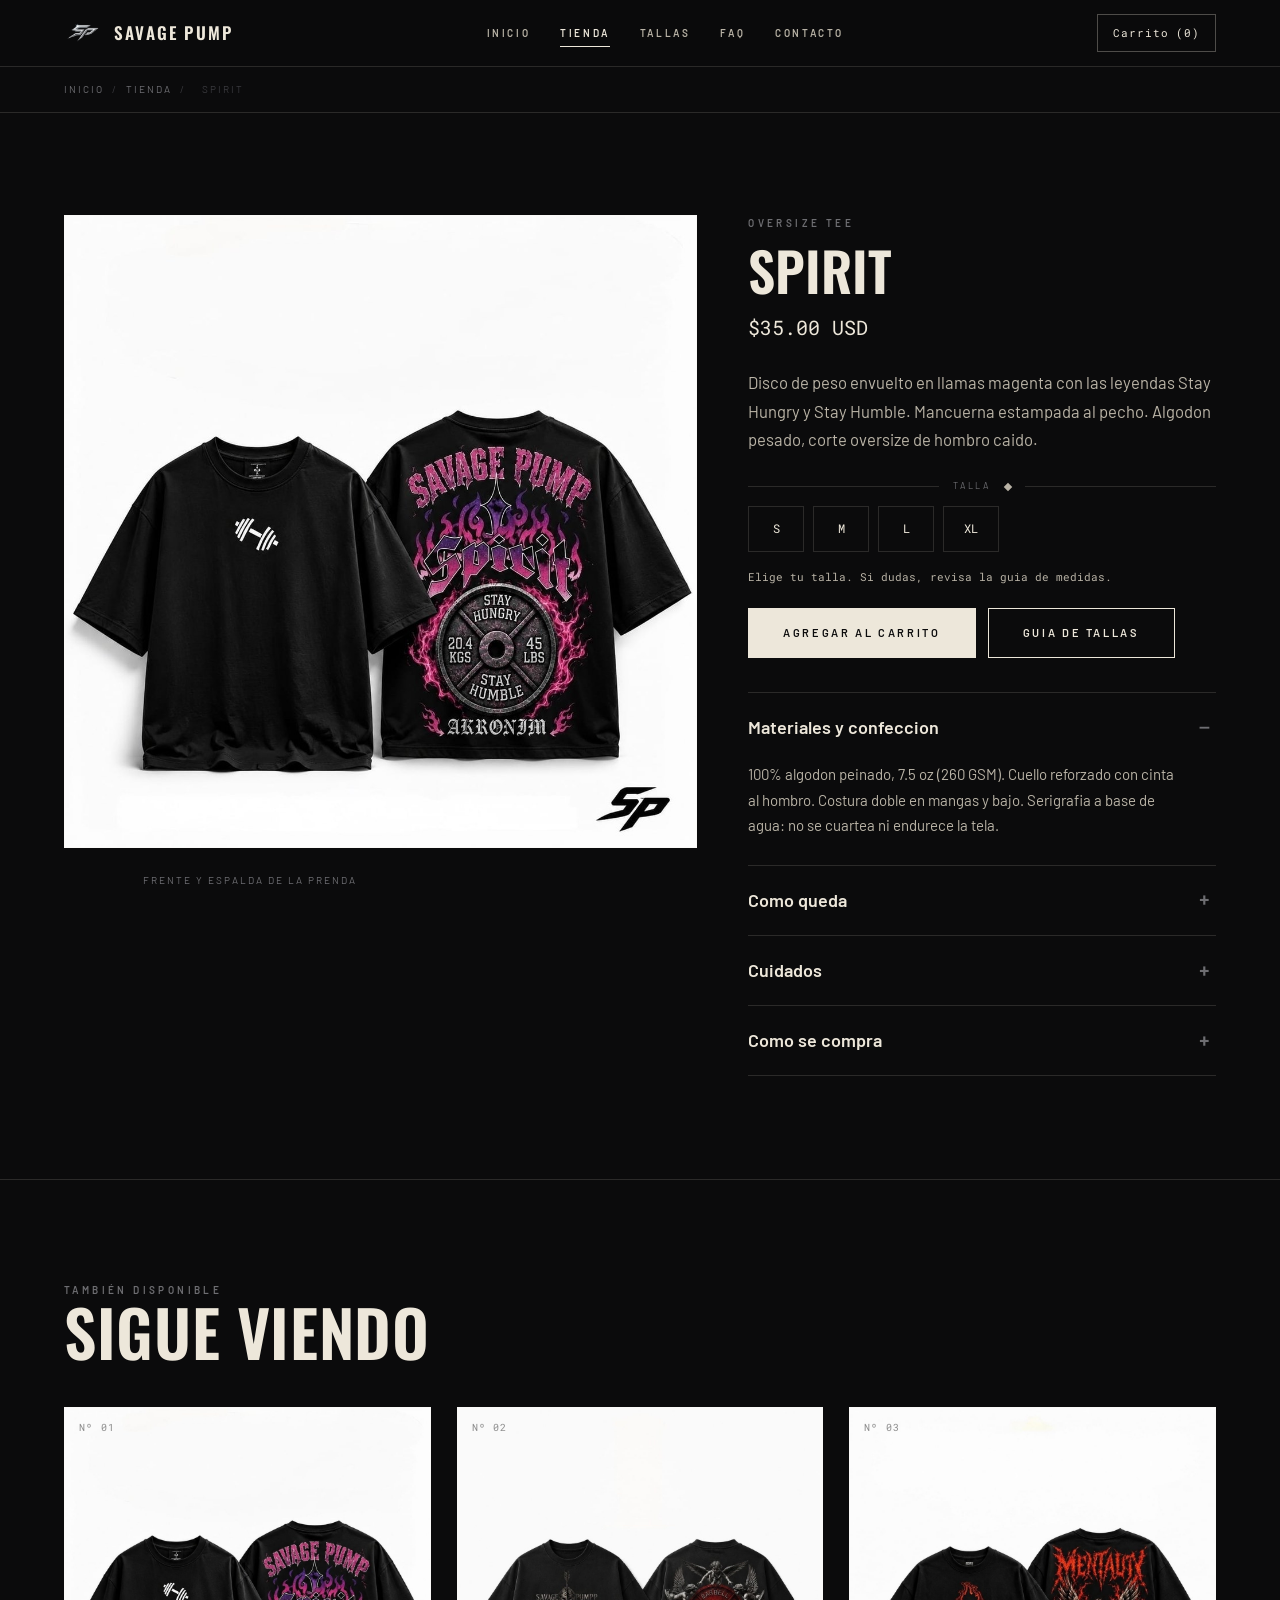
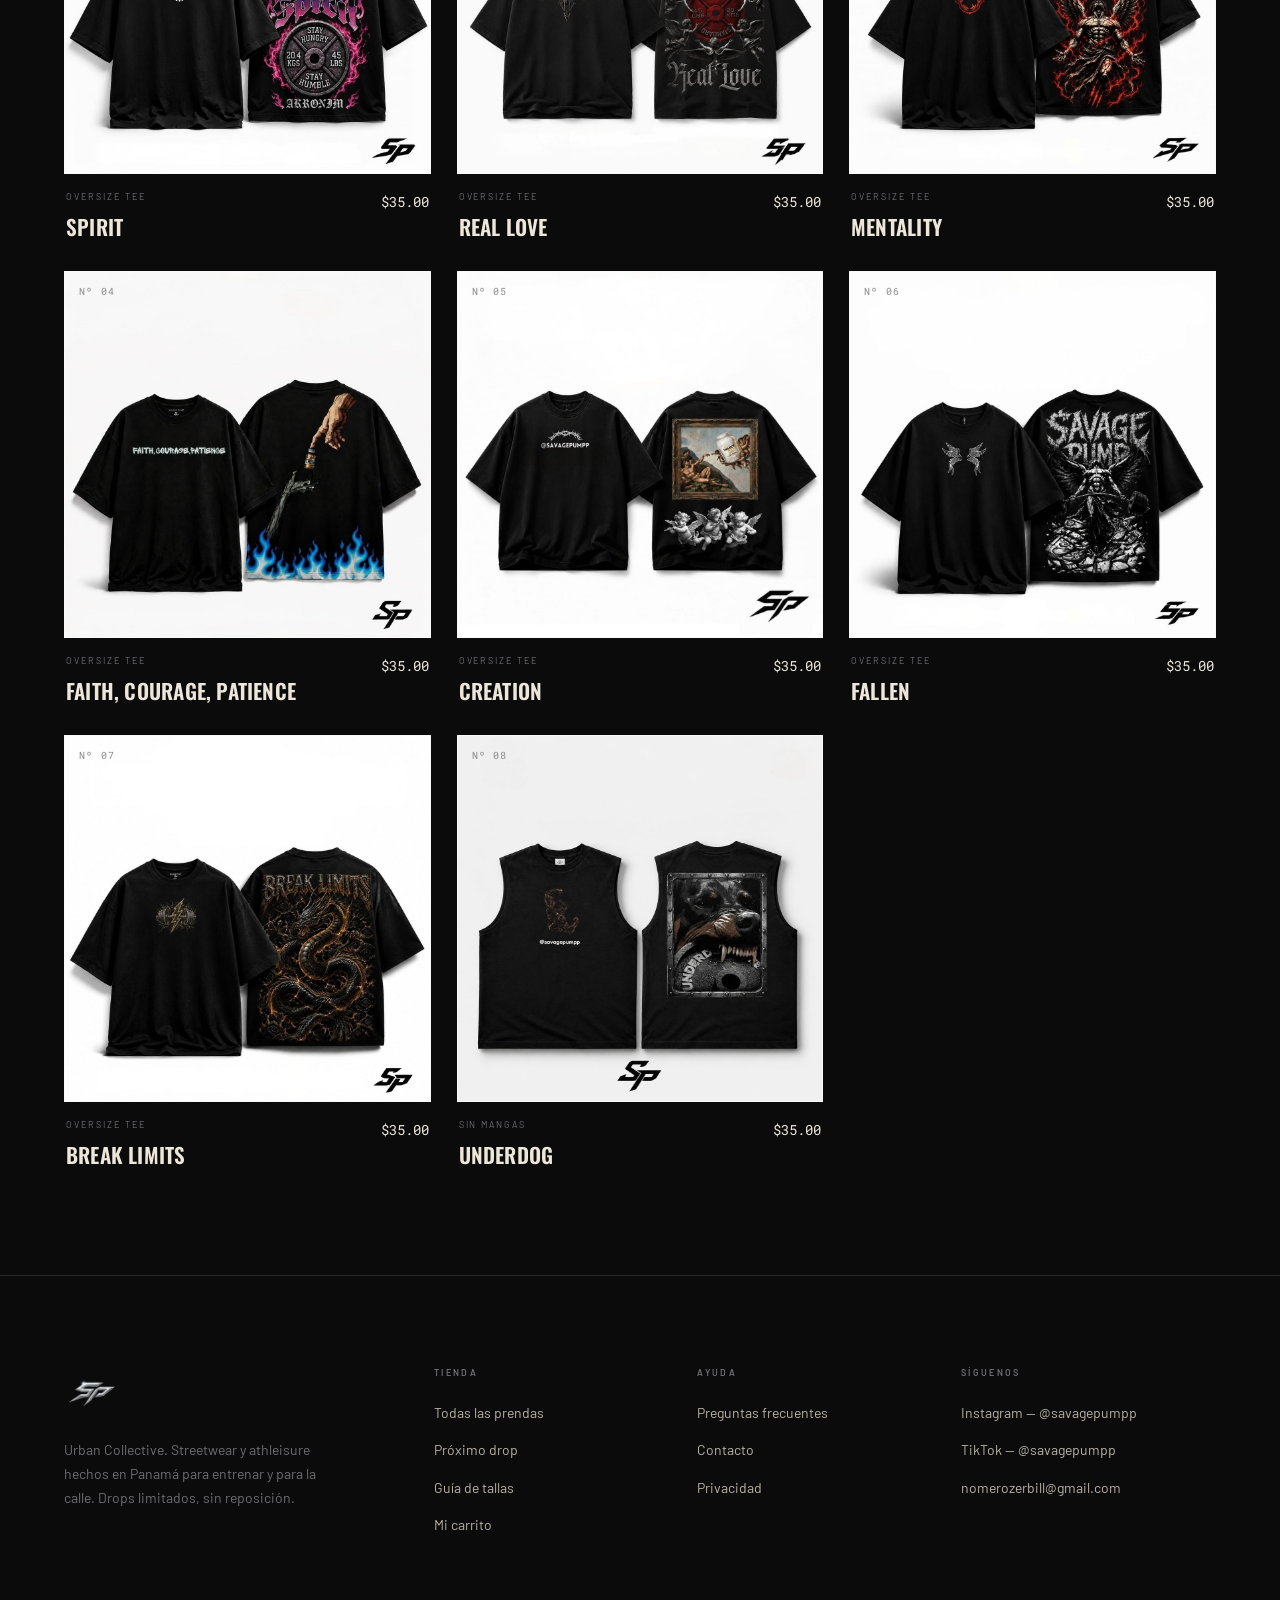
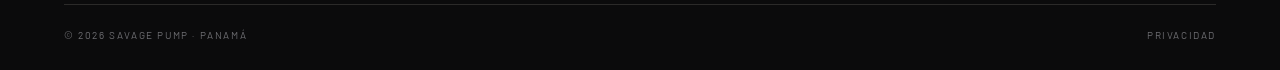
<file: producto.html>
<!DOCTYPE html>
<html lang="es-PA">
<head>
<meta charset="UTF-8">
<meta name="viewport" content="width=device-width, initial-scale=1">
<title>Prenda | Savage Pump</title>
<meta name="description" content="Camiseta Savage Pump en algodón 100% de 260 GSM, corte oversize. Elige tu talla y confirma el pedido por WhatsApp.">
<link rel="canonical" href="https://savagepump.com/producto.html">
<meta property="og:title" content="Prenda | Savage Pump">
<meta property="og:description" content="Camiseta Savage Pump en algodón 100% de 260 GSM, corte oversize. Elige tu talla y confirma el pedido por WhatsApp.">
<meta property="og:image" content="assets/wordmark-brush.png">
<meta property="og:type" content="website">
<meta name="theme-color" content="#0B0B0C">
<link rel="icon" href="assets/logo-sp.png">
<link rel="stylesheet" href="css/sp.css">

</head>
<body>

<header class="nav">
  <div class="nav__in">
    <a class="nav__logo" href="index.html">
      <img src="assets/logo-sp.png" alt="Monograma cromado SP de Savage Pump">
      <b>SAVAGE PUMP</b>
    </a>
    <nav class="nav__links" aria-label="Principal">
      <a href="index.html">Inicio</a>
      <a href="tienda.html" aria-current="page">Tienda</a>
      <a href="tallas.html">Tallas</a>
      <a href="faq.html">FAQ</a>
      <a href="contacto.html">Contacto</a>
    </nav>
    <div class="nav__end">
      <button class="nav__burger" aria-expanded="false">Menú</button>
      <a class="nav__cart" href="carrito.html" data-contador>Carrito (0)</a>
    </div>
  </div>
</header>
<div class="crumbs"><a href="index.html">Inicio</a><span>/</span><a href="tienda.html">Tienda</a><span>/</span><span data-migas-producto>__PROD__</span></div>
<section class="sec">
  <div class="wrap" data-producto></div>
</section>

<section class="sec">
  <div class="wrap">
    <div class="sec__head"><div><p class="eyebrow">También disponible</p><h2 class="display">Sigue viendo</h2></div></div>
    <div class="grid" data-rejilla></div>
  </div>
</section>

<footer class="foot">
  <div class="wrap">
    <div class="foot__grid">
      <div class="foot__brand">
        <img src="assets/logo-sp.png" alt="Logotipo cromado SP de Savage Pump">
        <p>Urban Collective. Streetwear y athleisure hechos en Panamá para entrenar y para la calle. Drops limitados, sin reposición.</p>
      </div>
      <div>
        <h5>Tienda</h5>
        <ul>
          <li><a href="tienda.html">Todas las prendas</a></li>
          <li><a href="index.html#drop">Próximo drop</a></li>
          <li><a href="tallas.html">Guía de tallas</a></li>
          <li><a href="carrito.html">Mi carrito</a></li>
        </ul>
      </div>
      <div>
        <h5>Ayuda</h5>
        <ul>
          <li><a href="faq.html">Preguntas frecuentes</a></li>
          <li><a href="contacto.html">Contacto</a></li>
          <li><a href="privacidad.html">Privacidad</a></li>
        </ul>
      </div>
      <div>
        <h5>Síguenos</h5>
        <ul>
          <li><a href="https://instagram.com/savagepumpp">Instagram — @savagepumpp</a></li>
          <li><a href="https://tiktok.com/@savagepumpp">TikTok — @savagepumpp</a></li>
          <li><a href="mailto:nomerozerbill@gmail.com">nomerozerbill@gmail.com</a></li>
        </ul>
      </div>
    </div>
    <div class="foot__bottom">
      <span>© 2026 Savage Pump · Panamá</span>
      <span><a href="privacidad.html">Privacidad</a></span>
    </div>
  </div>
</footer>

<div class="sticky-cta">
  <a class="btn btn--fill" href="tienda.html">Comprar ahora</a>
  <a class="btn btn--line" href="carrito.html">Carrito</a>
</div>

<script src="js/datos.js"></script>
<script src="js/app.js"></script>
<script src="js/sp.js"></script>
</body>
</html>
</file>
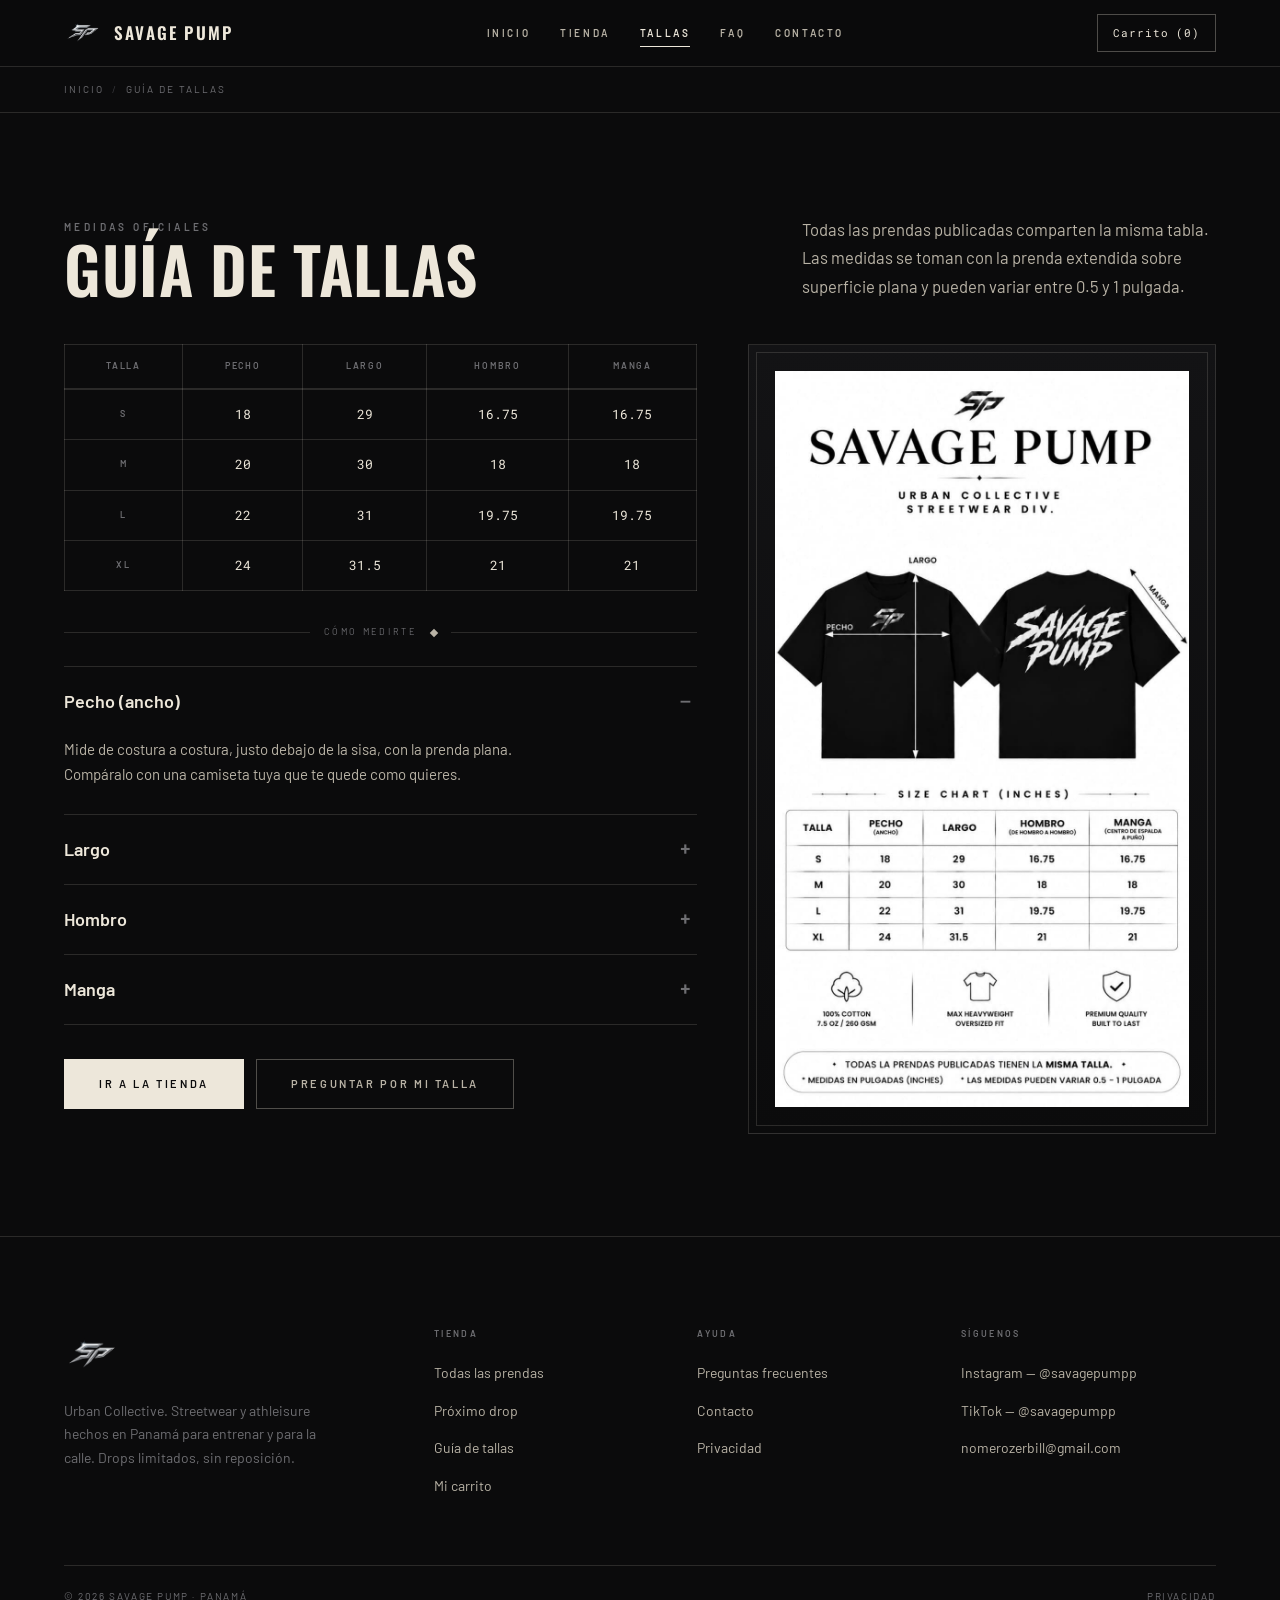
<file: tallas.html>
<!DOCTYPE html>
<html lang="es-PA">
<head>
<meta charset="UTF-8">
<meta name="viewport" content="width=device-width, initial-scale=1">
<title>Guía de tallas — medidas en pulgadas | Savage Pump</title>
<meta name="description" content="Tabla de medidas oficial de Savage Pump: pecho, largo, hombro y manga en pulgadas para tallas S, M, L y XL.">
<link rel="canonical" href="https://savagepump.com/tallas.html">
<meta property="og:title" content="Guía de tallas — medidas en pulgadas | Savage Pump">
<meta property="og:description" content="Tabla de medidas oficial de Savage Pump: pecho, largo, hombro y manga en pulgadas para tallas S, M, L y XL.">
<meta property="og:image" content="assets/wordmark-brush.png">
<meta property="og:type" content="website">
<meta name="theme-color" content="#0B0B0C">
<link rel="icon" href="assets/logo-sp.png">
<link rel="stylesheet" href="css/sp.css">

</head>
<body>

<header class="nav">
  <div class="nav__in">
    <a class="nav__logo" href="index.html">
      <img src="assets/logo-sp.png" alt="Monograma cromado SP de Savage Pump">
      <b>SAVAGE PUMP</b>
    </a>
    <nav class="nav__links" aria-label="Principal">
      <a href="index.html">Inicio</a>
      <a href="tienda.html">Tienda</a>
      <a href="tallas.html" aria-current="page">Tallas</a>
      <a href="faq.html">FAQ</a>
      <a href="contacto.html">Contacto</a>
    </nav>
    <div class="nav__end">
      <button class="nav__burger" aria-expanded="false">Menú</button>
      <a class="nav__cart" href="carrito.html" data-contador>Carrito (0)</a>
    </div>
  </div>
</header>
<div class="crumbs"><a href="index.html">Inicio</a><span>/</span>Guía de tallas</div>
<section class="sec">
  <div class="wrap">
    <div class="sec__head">
      <div><p class="eyebrow">Medidas oficiales</p><h2 class="display">Guía de tallas</h2></div>
      <p class="lede">Todas las prendas publicadas comparten la misma tabla. Las medidas se toman con la prenda extendida sobre superficie plana y pueden variar entre 0.5 y 1 pulgada.</p>
    </div>
    <div class="pdp">
      <div>
        <table>
          <caption class="sr-only">Medidas en pulgadas por talla</caption>
          <thead><tr><th scope="col">Talla</th><th scope="col">Pecho</th><th scope="col">Largo</th><th scope="col">Hombro</th><th scope="col">Manga</th></tr></thead>
          <tbody>
            <tr><th scope="row">S</th><td>18</td><td>29</td><td>16.75</td><td>16.75</td></tr>
            <tr><th scope="row">M</th><td>20</td><td>30</td><td>18</td><td>18</td></tr>
            <tr><th scope="row">L</th><td>22</td><td>31</td><td>19.75</td><td>19.75</td></tr>
            <tr><th scope="row">XL</th><td>24</td><td>31.5</td><td>21</td><td>21</td></tr>
          </tbody>
        </table>
        <div class="rule" style="margin-top:34px"><span>Cómo medirte</span><span class="diamond"></span></div>
        <div class="acc">
          <details open><summary>Pecho (ancho)</summary><p>Mide de costura a costura, justo debajo de la sisa, con la prenda plana. Compáralo con una camiseta tuya que te quede como quieres.</p></details>
          <details><summary>Largo</summary><p>Desde el punto más alto del hombro hasta el bajo de la prenda.</p></details>
          <details><summary>Hombro</summary><p>De costura de hombro a costura de hombro por la parte superior de la espalda. En el corte oversize esta medida cae por debajo del hueso.</p></details>
          <details><summary>Manga</summary><p>Desde el centro de la espalda hasta el puño de la manga.</p></details>
        </div>
        <div class="hero__cta">
          <a class="btn btn--fill" href="tienda.html">Ir a la tienda</a>
          <a class="btn btn--ghost" href="contacto.html">Preguntar por mi talla</a>
        </div>
      </div>
      <div class="plate" style="padding:26px;display:flex;align-items:center;justify-content:center">
        <img src="assets/size-chart.png" alt="Tabla oficial de tallas de Savage Pump con diagrama de la camiseta indicando pecho, largo, hombro y manga en pulgadas">
      </div>
    </div>
  </div>
</section>

<footer class="foot">
  <div class="wrap">
    <div class="foot__grid">
      <div class="foot__brand">
        <img src="assets/logo-sp.png" alt="Logotipo cromado SP de Savage Pump">
        <p>Urban Collective. Streetwear y athleisure hechos en Panamá para entrenar y para la calle. Drops limitados, sin reposición.</p>
      </div>
      <div>
        <h5>Tienda</h5>
        <ul>
          <li><a href="tienda.html">Todas las prendas</a></li>
          <li><a href="index.html#drop">Próximo drop</a></li>
          <li><a href="tallas.html">Guía de tallas</a></li>
          <li><a href="carrito.html">Mi carrito</a></li>
        </ul>
      </div>
      <div>
        <h5>Ayuda</h5>
        <ul>
          <li><a href="faq.html">Preguntas frecuentes</a></li>
          <li><a href="contacto.html">Contacto</a></li>
          <li><a href="privacidad.html">Privacidad</a></li>
        </ul>
      </div>
      <div>
        <h5>Síguenos</h5>
        <ul>
          <li><a href="https://instagram.com/savagepumpp">Instagram — @savagepumpp</a></li>
          <li><a href="https://tiktok.com/@savagepumpp">TikTok — @savagepumpp</a></li>
          <li><a href="mailto:nomerozerbill@gmail.com">nomerozerbill@gmail.com</a></li>
        </ul>
      </div>
    </div>
    <div class="foot__bottom">
      <span>© 2026 Savage Pump · Panamá</span>
      <span><a href="privacidad.html">Privacidad</a></span>
    </div>
  </div>
</footer>

<div class="sticky-cta">
  <a class="btn btn--fill" href="tienda.html">Comprar ahora</a>
  <a class="btn btn--line" href="carrito.html">Carrito</a>
</div>

<script src="js/datos.js"></script>
<script src="js/app.js"></script>
<script src="js/sp.js"></script>
</body>
</html>
</file>
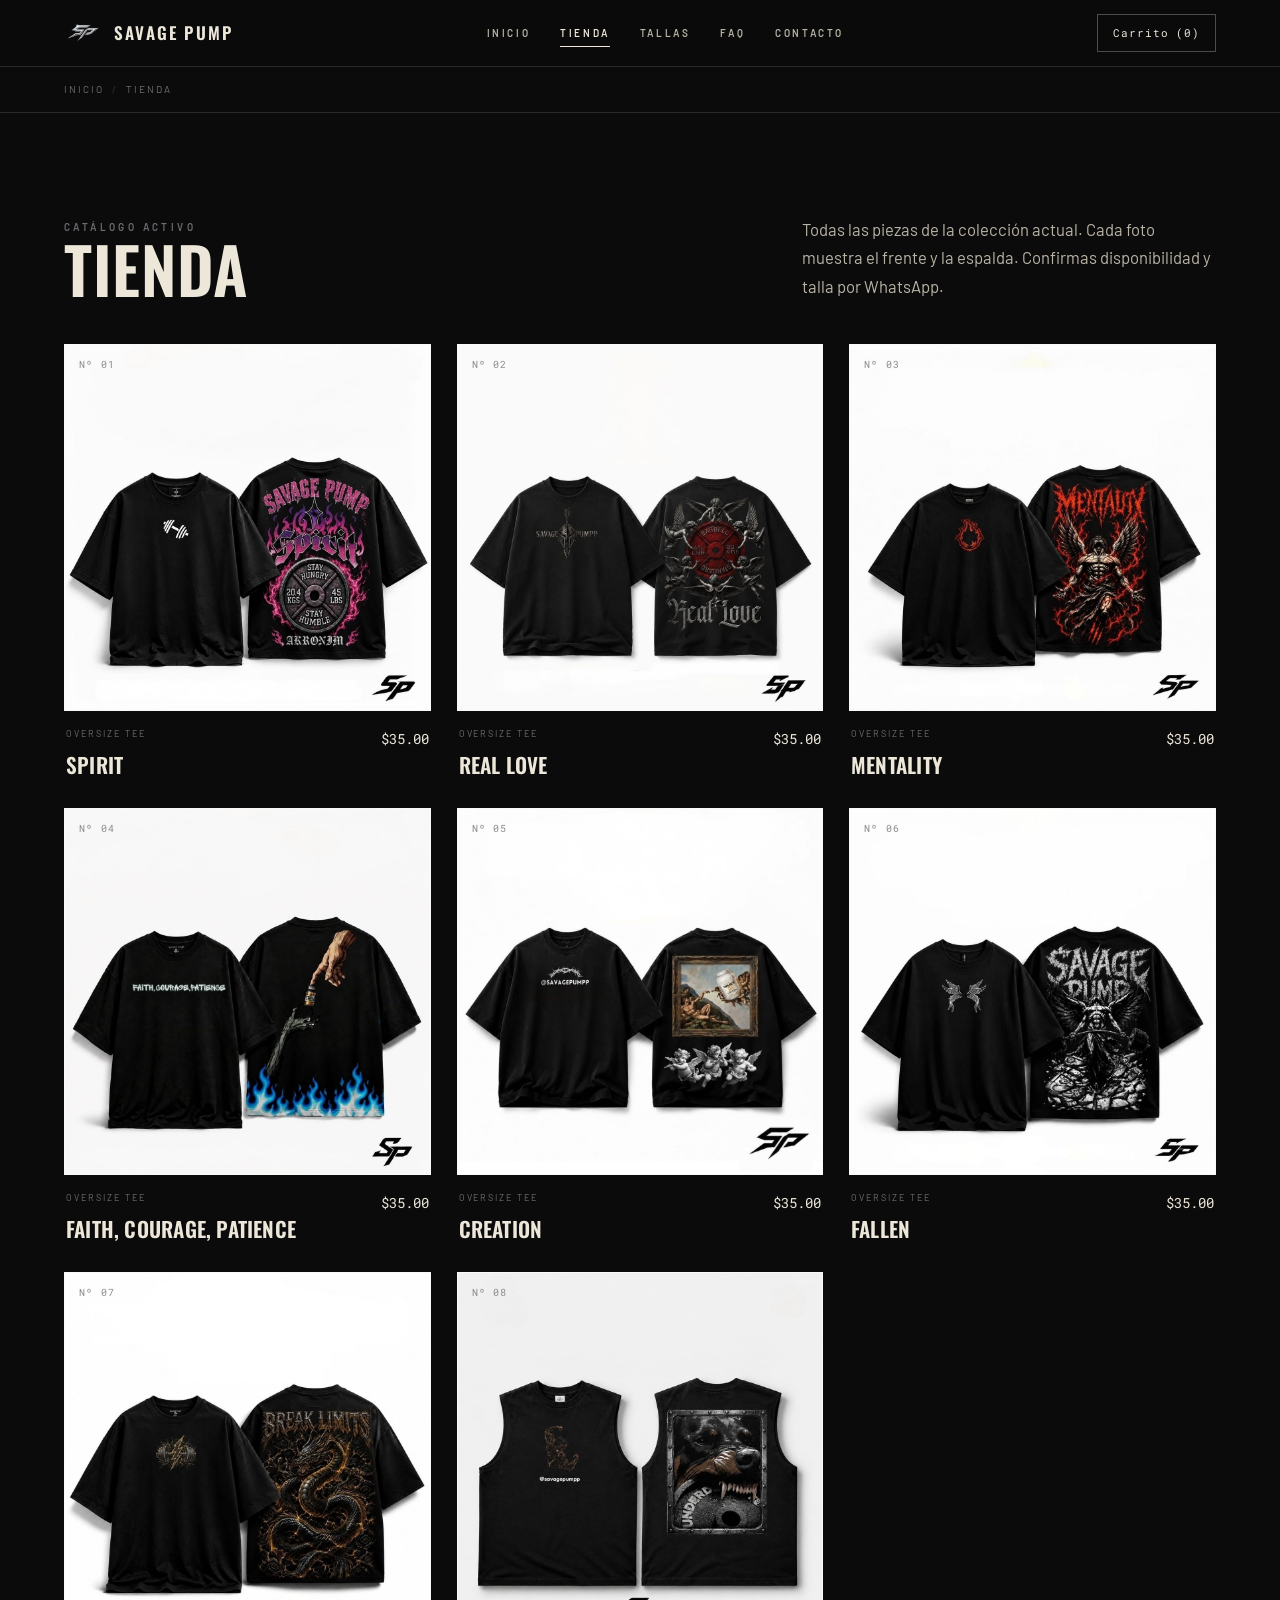
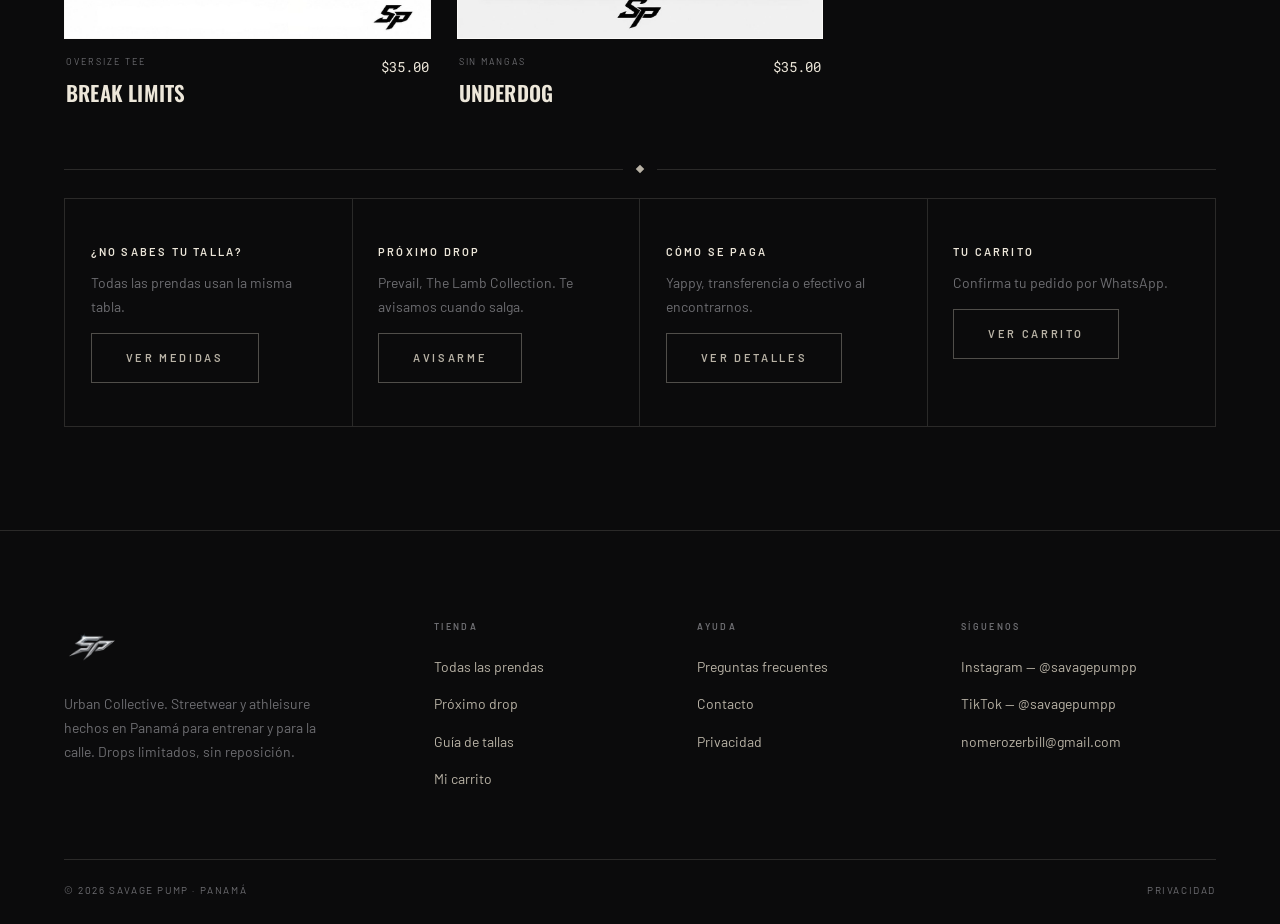
<file: tienda.html>
<!DOCTYPE html>
<html lang="es-PA">
<head>
<meta charset="UTF-8">
<meta name="viewport" content="width=device-width, initial-scale=1">
<title>Tienda — todas las prendas disponibles | Savage Pump</title>
<meta name="description" content="Camisetas oversize y ropa de compresión Savage Pump disponibles ahora, con stock real por talla. Pedidos por WhatsApp.">
<link rel="canonical" href="https://savagepump.com/tienda.html">
<meta property="og:title" content="Tienda — todas las prendas disponibles | Savage Pump">
<meta property="og:description" content="Camisetas oversize y ropa de compresión Savage Pump disponibles ahora, con stock real por talla. Pedidos por WhatsApp.">
<meta property="og:image" content="assets/wordmark-brush.png">
<meta property="og:type" content="website">
<meta name="theme-color" content="#0B0B0C">
<link rel="icon" href="assets/logo-sp.png">
<link rel="stylesheet" href="css/sp.css">

</head>
<body>

<header class="nav">
  <div class="nav__in">
    <a class="nav__logo" href="index.html">
      <img src="assets/logo-sp.png" alt="Monograma cromado SP de Savage Pump">
      <b>SAVAGE PUMP</b>
    </a>
    <nav class="nav__links" aria-label="Principal">
      <a href="index.html">Inicio</a>
      <a href="tienda.html" aria-current="page">Tienda</a>
      <a href="tallas.html">Tallas</a>
      <a href="faq.html">FAQ</a>
      <a href="contacto.html">Contacto</a>
    </nav>
    <div class="nav__end">
      <button class="nav__burger" aria-expanded="false">Menú</button>
      <a class="nav__cart" href="carrito.html" data-contador>Carrito (0)</a>
    </div>
  </div>
</header>
<div class="crumbs"><a href="index.html">Inicio</a><span>/</span>Tienda</div>
<section class="sec">
  <div class="wrap">
    <div class="sec__head">
      <div><p class="eyebrow">Catálogo activo</p><h2 class="display">Tienda</h2></div>
      <p class="lede">Todas las piezas de la colección actual. Cada foto muestra el frente y la espalda. Confirmas disponibilidad y talla por WhatsApp.</p>
    </div>
    <div class="grid" data-rejilla></div>
    <div class="rule" style="margin-top:56px"><span class="diamond"></span></div>
    <div class="values" style="border:1px solid var(--hair)">
      <div><h4>¿No sabes tu talla?</h4><p style="margin-bottom:14px">Todas las prendas usan la misma tabla.</p><a class="btn btn--ghost" href="tallas.html">Ver medidas</a></div>
      <div><h4>Próximo drop</h4><p style="margin-bottom:14px">Prevail, The Lamb Collection. Te avisamos cuando salga.</p><a class="btn btn--ghost" href="contacto.html">Avisarme</a></div>
      <div><h4>Cómo se paga</h4><p style="margin-bottom:14px">Yappy, transferencia o efectivo al encontrarnos.</p><a class="btn btn--ghost" href="faq.html">Ver detalles</a></div>
      <div><h4>Tu carrito</h4><p style="margin-bottom:14px">Confirma tu pedido por WhatsApp.</p><a class="btn btn--ghost" href="carrito.html">Ver carrito</a></div>
    </div>
  </div>
</section>

<footer class="foot">
  <div class="wrap">
    <div class="foot__grid">
      <div class="foot__brand">
        <img src="assets/logo-sp.png" alt="Logotipo cromado SP de Savage Pump">
        <p>Urban Collective. Streetwear y athleisure hechos en Panamá para entrenar y para la calle. Drops limitados, sin reposición.</p>
      </div>
      <div>
        <h5>Tienda</h5>
        <ul>
          <li><a href="tienda.html">Todas las prendas</a></li>
          <li><a href="index.html#drop">Próximo drop</a></li>
          <li><a href="tallas.html">Guía de tallas</a></li>
          <li><a href="carrito.html">Mi carrito</a></li>
        </ul>
      </div>
      <div>
        <h5>Ayuda</h5>
        <ul>
          <li><a href="faq.html">Preguntas frecuentes</a></li>
          <li><a href="contacto.html">Contacto</a></li>
          <li><a href="privacidad.html">Privacidad</a></li>
        </ul>
      </div>
      <div>
        <h5>Síguenos</h5>
        <ul>
          <li><a href="https://instagram.com/savagepumpp">Instagram — @savagepumpp</a></li>
          <li><a href="https://tiktok.com/@savagepumpp">TikTok — @savagepumpp</a></li>
          <li><a href="mailto:nomerozerbill@gmail.com">nomerozerbill@gmail.com</a></li>
        </ul>
      </div>
    </div>
    <div class="foot__bottom">
      <span>© 2026 Savage Pump · Panamá</span>
      <span><a href="privacidad.html">Privacidad</a></span>
    </div>
  </div>
</footer>

<div class="sticky-cta">
  <a class="btn btn--fill" href="tienda.html">Comprar ahora</a>
  <a class="btn btn--line" href="carrito.html">Carrito</a>
</div>

<script src="js/datos.js"></script>
<script src="js/app.js"></script>
<script src="js/sp.js"></script>
</body>
</html>
</file>
<file: css/sp.css>
/* ============================================================
   SAVAGE PUMP — Urban Collective
   Sistema visual: placa grabada / catálogo de anticuario
   Paleta estricta: tinta, hueso, ceniza, cromo
   ============================================================ */

@import url('https://fonts.googleapis.com/css2?family=Oswald:wght@400;500;600;700&family=Barlow:ital,wght@0,300;0,400;0,500;0,600;0,700;1,400;1,500&family=Barlow+Condensed:wght@500;600;700&family=Roboto+Mono:wght@400;500;700&family=Cinzel:wght@400;500;600;700&family=Cormorant+Garamond:ital,wght@0,300;0,400;1,300;1,400&display=swap');

:root{
  --ink:#0B0B0C;
  --ink-2:#131315;
  --ink-3:#1B1B1E;
  --bone:#EDE7DA;
  --bone-dim:#B9B3A6;
  --chrome:#C9C9CE;
  --ash:#6E6E72;
  --ash-dim:#3A3A3E;
  --hair:rgba(237,231,218,0.14);
  --hair-strong:rgba(237,231,218,0.30);

  --display:'Oswald', 'Barlow Condensed', 'Arial Narrow', 'DejaVu Sans Condensed', Impact, sans-serif;
  --ui:'Barlow', 'Helvetica Neue', Helvetica, Arial, sans-serif;
  --mono:'Roboto Mono', 'Courier New', monospace;

  --gut:clamp(20px,5vw,72px);
  --max:1380px;
}

*{margin:0;padding:0;box-sizing:border-box;}
html{scroll-behavior:smooth;-webkit-text-size-adjust:100%;}
body{
  background:var(--ink);
  color:var(--bone);
  font-family:var(--ui);
  font-weight:400;
  font-size:16px;
  line-height:1.65;
  overflow-x:hidden;
  padding-bottom:0;
}
img{display:block;max-width:100%;height:auto;}
a{color:inherit;text-decoration:none;}
button{font:inherit;color:inherit;background:none;border:none;cursor:pointer;}
:focus-visible{outline:2px solid var(--bone);outline-offset:3px;}

.wrap{max-width:var(--max);margin:0 auto;padding-inline:var(--gut);}
.sr-only{position:absolute;width:1px;height:1px;overflow:hidden;clip:rect(0 0 0 0);white-space:nowrap;}

/* ---------- Tipografía base ---------- */
.eyebrow{
  font-family:var(--ui);font-size:10px;font-weight:600;
  letter-spacing:.34em;text-transform:uppercase;color:var(--ash);
}
.display{
  font-family:var(--display);font-weight:600;
  letter-spacing:.01em;text-transform:uppercase;line-height:1;
}
h1.display{font-size:clamp(44px,8.5vw,132px);}
h2.display{font-size:clamp(30px,5vw,64px);}
h3.display{font-size:clamp(22px,2.6vw,34px);}
p{max-width:62ch;}
.lede{font-size:clamp(15px,1.3vw,17px);color:var(--bone-dim);line-height:1.7;}
.mono{font-family:var(--mono);font-size:12.5px;letter-spacing:.02em;}

/* ---------- Divisor con rombo (tomado de la papelería SP) ---------- */
.rule{
  display:flex;align-items:center;gap:14px;
  color:var(--hair-strong);margin:26px 0;
}
.rule::before,.rule::after{content:'';flex:1;height:1px;background:var(--hair);}
.rule span{
  font-size:9px;letter-spacing:.3em;color:var(--ash);text-transform:uppercase;
}
.diamond{width:6px;height:6px;background:var(--bone-dim);transform:rotate(45deg);flex:none;}

/* ---------- Botones ---------- */
.btn{
  display:inline-flex;align-items:center;justify-content:center;gap:10px;
  padding:15px 34px;border:1px solid var(--bone);
  font-family:var(--ui);font-size:11px;font-weight:600;
  letter-spacing:.24em;text-transform:uppercase;
  transition:background .25s ease,color .25s ease,border-color .25s ease;
  cursor:pointer;
}
.btn--fill{background:var(--bone);color:var(--ink);}
.btn--fill:hover{background:transparent;color:var(--bone);}
.btn--line{color:var(--bone);}
.btn--line:hover{background:var(--bone);color:var(--ink);}
.btn--ghost{border-color:var(--hair-strong);color:var(--bone-dim);}
.btn--ghost:hover{border-color:var(--bone);color:var(--bone);}
.btn[disabled],.btn.is-off{opacity:.35;pointer-events:none;}

/* ---------- Barra de anuncio ---------- */
.ticker{
  border-bottom:1px solid var(--hair);
  background:var(--ink-2);overflow:hidden;white-space:nowrap;
  padding:9px 0;position:relative;z-index:60;
}
.ticker__track{display:inline-block;animation:slide 34s linear infinite;}
.ticker__track span{
  font-family:var(--ui);font-size:10px;font-weight:500;
  letter-spacing:.28em;text-transform:uppercase;color:var(--bone-dim);
  margin:0 22px;
}
.ticker__track i{color:var(--ash);font-style:normal;margin:0 4px;}
@keyframes slide{from{transform:translateX(0);}to{transform:translateX(-50%);}}
@media(prefers-reduced-motion:reduce){.ticker__track{animation:none;}}

/* ---------- Nav ---------- */
.nav{
  position:sticky;top:0;z-index:50;
  background:rgba(11,11,12,.9);backdrop-filter:blur(10px);
  border-bottom:1px solid var(--hair);
}
.nav__in{
  max-width:var(--max);margin:0 auto;padding:14px var(--gut);
  display:flex;align-items:center;justify-content:space-between;gap:20px;
}
.nav__logo{display:flex;align-items:center;gap:12px;}
.nav__logo img{width:38px;}
.nav__logo b{font-family:var(--display);font-size:17px;letter-spacing:.13em;font-weight:600;white-space:nowrap;}
.nav__links{display:flex;gap:30px;}
.nav__links a{
  font-size:10px;font-weight:600;letter-spacing:.26em;text-transform:uppercase;
  color:var(--bone-dim);padding:6px 0;position:relative;transition:color .2s;
}
.nav__links a:hover,.nav__links a[aria-current="page"]{color:var(--bone);}
.nav__links a[aria-current="page"]::after{
  content:'';position:absolute;left:0;right:0;bottom:0;height:1px;background:var(--bone);
}
.nav__end{display:flex;align-items:center;gap:14px;}
.nav__cart{
  font-family:var(--mono);font-size:11px;letter-spacing:.08em;
  border:1px solid var(--hair-strong);padding:9px 15px;transition:border-color .2s;
}
.nav__cart:hover{border-color:var(--bone);}
.nav__burger{display:none;font-size:11px;letter-spacing:.2em;text-transform:uppercase;}

/* ---------- Migas de pan ---------- */
.crumbs{
  border-bottom:1px solid var(--hair);
  padding:14px var(--gut);max-width:var(--max);margin:0 auto;
  font-size:10px;letter-spacing:.2em;text-transform:uppercase;color:var(--ash);
}
.crumbs a:hover{color:var(--bone);}
.crumbs span{margin:0 8px;color:var(--ash-dim);}

/* ---------- Hero ---------- */
.hero{
  min-height:calc(100svh - 100px);
  display:grid;grid-template-columns:1.05fr .95fr;align-items:center;gap:0;
  border-bottom:1px solid var(--hair);
}
.hero__copy{padding:clamp(40px,6vw,90px) var(--gut);border-right:1px solid var(--hair);}
.hero__copy h1{margin:20px 0 0;}
.hero__copy h1 em{
  display:block;font-style:normal;font-weight:400;
  font-family:var(--ui);
  font-size:.26em;letter-spacing:.005em;text-transform:none;color:var(--bone-dim);
  line-height:1.4;margin-top:20px;max-width:22ch;
}
.hero__cta{display:flex;gap:12px;flex-wrap:wrap;margin-top:34px;}
.hero__meta{
  display:flex;gap:28px;flex-wrap:wrap;margin-top:44px;
  padding-top:22px;border-top:1px solid var(--hair);
}
.hero__meta div{font-size:11px;letter-spacing:.16em;text-transform:uppercase;color:var(--ash);}
.hero__meta b{display:block;font-family:var(--mono);font-size:13px;color:var(--bone);letter-spacing:0;margin-top:5px;font-weight:400;}
.hero__art{
  position:relative;align-self:stretch;
  display:flex;align-items:center;justify-content:center;
  background:radial-gradient(ellipse at 50% 45%,var(--ink-3),var(--ink) 72%);
  padding:clamp(24px,4vw,56px);overflow:hidden;
}
.hero__art img{
  width:100%;max-width:560px;border:1px solid var(--hair);
  box-shadow:0 30px 70px rgba(0,0,0,.7);
}
.hero__stamp{
  position:absolute;bottom:22px;right:22px;
  font-family:var(--mono);font-size:10px;letter-spacing:.14em;color:var(--ash);
}

/* ---------- Secciones ---------- */
.sec{padding:clamp(64px,8vw,116px) 0;border-bottom:1px solid var(--hair);}
.sec--flush{padding-bottom:0;}
.sec__head{display:flex;justify-content:space-between;align-items:flex-end;gap:26px;flex-wrap:wrap;margin-bottom:44px;}
.sec__head .lede{max-width:46ch;}

/* ---------- Placa (elemento firma) ---------- */
.plate{
  position:relative;border:1px solid var(--hair);
  background:linear-gradient(180deg,var(--ink-2),var(--ink));
}
.plate::before{
  content:'';position:absolute;inset:7px;border:1px solid var(--hair);pointer-events:none;
}
.plate__no{
  position:absolute;top:16px;left:18px;z-index:2;
  font-family:var(--mono);font-size:10px;letter-spacing:.16em;color:var(--ash);
}
.plate__tag{
  position:absolute;top:16px;right:18px;z-index:2;
  font-size:9px;font-weight:600;letter-spacing:.22em;text-transform:uppercase;color:var(--bone-dim);
}

/* ---------- Rejilla de producto ---------- */
.grid{display:grid;grid-template-columns:repeat(3,1fr);gap:clamp(14px,2vw,26px);}
.card{position:relative;display:block;}
.card__frame{
  position:relative;aspect-ratio:1/1;overflow:hidden;
  border:1px solid var(--hair);background:#fbfbfb;
  transition:border-color .3s ease;
}
.card:hover .card__frame{border-color:var(--bone-dim);}
.card__frame img{
  width:100%;height:100%;object-fit:cover;
  transition:transform .7s ease;
}
.card:hover .card__frame img{transform:scale(1.04);}
.card__no{
  position:absolute;top:12px;left:14px;z-index:2;
  font-family:var(--mono);font-size:10px;color:#8d8d8d;letter-spacing:.12em;
}
.card__state{
  position:absolute;top:12px;right:14px;z-index:2;
  background:var(--ink);color:var(--bone);padding:5px 10px;
  font-size:9px;font-weight:600;letter-spacing:.16em;text-transform:uppercase;
}
.card__state.is-out{background:#6a6a6a;color:#efefef;}
.card__body{padding:16px 2px 0;display:flex;justify-content:space-between;gap:16px;align-items:flex-start;}
.card__body h3{font-family:var(--display);font-size:21px;font-weight:600;letter-spacing:.01em;text-transform:uppercase;}
.card__body .cat{font-size:9px;letter-spacing:.22em;text-transform:uppercase;color:var(--ash);margin-bottom:6px;}
.card__body .price{font-family:var(--mono);font-size:14px;white-space:nowrap;}

/* ---------- Drop ---------- */
.drop{display:grid;grid-template-columns:.82fr 1.18fr;border:1px solid var(--hair);}
.drop__poster{
  border-right:1px solid var(--hair);padding:clamp(20px,3vw,40px);
  display:flex;align-items:center;justify-content:center;background:var(--ink-2);
}
.drop__poster img{width:100%;max-width:420px;}
.drop__body{padding:clamp(30px,4.4vw,64px);display:flex;flex-direction:column;justify-content:center;}
/* ---------- Manifiesto ---------- */
.manifesto{text-align:center;padding:clamp(76px,10vw,140px) 0;}
.manifesto blockquote{
  font-family:var(--display);font-weight:600;
  font-size:clamp(26px,4vw,58px);line-height:1.12;max-width:16ch;margin:0 auto;
  text-transform:uppercase;letter-spacing:.005em;
}
.manifesto cite{
  display:block;margin-top:28px;font-style:normal;
  font-size:10px;letter-spacing:.3em;text-transform:uppercase;color:var(--ash);
}

/* ---------- Tira de valores ---------- */
.values{display:grid;grid-template-columns:repeat(4,1fr);border-top:1px solid var(--hair);}
.values div{padding:clamp(26px,3.4vw,44px) clamp(18px,2vw,30px);border-right:1px solid var(--hair);}
.values div:last-child{border-right:none;}
.values h4{font-size:11px;font-weight:600;letter-spacing:.2em;text-transform:uppercase;margin-bottom:10px;}
.values p{font-size:14px;color:var(--ash);line-height:1.7;}

/* ---------- Reseñas ---------- */
.reviews{display:grid;grid-template-columns:repeat(3,1fr);gap:clamp(14px,2vw,24px);}
.review{border:1px solid var(--hair);padding:clamp(22px,2.6vw,34px);}
.review .stars{font-family:var(--mono);font-size:12px;letter-spacing:.3em;margin-bottom:16px;}
.review p{font-family:var(--display);font-size:16px;font-style:italic;line-height:1.55;color:var(--bone);}
.review footer{margin-top:18px;font-size:10px;letter-spacing:.2em;text-transform:uppercase;color:var(--ash);}

/* ---------- Tablas ---------- */
table{width:100%;border-collapse:collapse;font-family:var(--mono);font-size:13px;}
th,td{border:1px solid var(--hair);padding:14px 12px;text-align:center;}
th{
  font-family:var(--ui);font-size:9px;font-weight:600;
  letter-spacing:.2em;text-transform:uppercase;color:var(--ash);
}
tbody tr:hover td{background:var(--ink-2);}

/* ---------- Formularios ---------- */
.field{margin-bottom:16px;}
.field label{display:block;font-size:9px;font-weight:600;letter-spacing:.22em;text-transform:uppercase;color:var(--ash);margin-bottom:8px;}
.field input,.field select,.field textarea{
  width:100%;background:var(--ink-2);border:1px solid var(--hair);
  color:var(--bone);font-family:var(--ui);font-size:14px;padding:13px 14px;
}
.field input:focus,.field select:focus,.field textarea:focus{border-color:var(--bone-dim);outline:none;}
.field textarea{min-height:130px;resize:vertical;}
.field--row{display:grid;grid-template-columns:1fr 1fr;gap:16px;}

/* ---------- Acordeón FAQ ---------- */
.acc{border-top:1px solid var(--hair);}
.acc details{border-bottom:1px solid var(--hair);}
.acc summary{
  list-style:none;cursor:pointer;padding:22px 40px 22px 0;position:relative;
  font-family:var(--ui);font-size:clamp(16px,1.5vw,18px);font-weight:600;line-height:1.4;
}
.acc summary::-webkit-details-marker{display:none;}
.acc summary::after{
  content:'+';position:absolute;right:6px;top:50%;transform:translateY(-50%);
  font-family:var(--mono);font-size:18px;color:var(--ash);
}
.acc details[open] summary::after{content:'–';}
.acc details p{padding:0 40px 26px 0;color:var(--bone-dim);font-size:15px;line-height:1.7;}

/* ---------- Pasos ---------- */
.steps{display:grid;grid-template-columns:repeat(4,1fr);border:1px solid var(--hair);}
.steps div{padding:22px;border-right:1px solid var(--hair);}
.steps div:last-child{border-right:none;}
.steps b{font-family:var(--mono);font-size:11px;color:var(--ash);display:block;margin-bottom:8px;}
.steps span{font-size:11px;letter-spacing:.18em;text-transform:uppercase;}
.steps .on{background:var(--ink-2);}
.steps .on span{color:var(--bone);}

/* ---------- Carrito ---------- */
.cart-line{display:grid;grid-template-columns:96px 1fr auto;gap:20px;align-items:center;padding:22px 0;border-bottom:1px solid var(--hair);}
.cart-line__img{aspect-ratio:1/1;border:1px solid var(--hair);background:#fbfbfb;overflow:hidden;}
.cart-line__img img{width:100%;height:100%;object-fit:cover;}
.cart-line h4{font-family:var(--display);font-size:20px;font-weight:600;text-transform:uppercase;margin-bottom:4px;}
.cart-line .meta{font-size:11px;letter-spacing:.14em;text-transform:uppercase;color:var(--ash);}
.qty{display:inline-flex;border:1px solid var(--hair);margin-top:10px;}
.qty button{padding:6px 12px;color:var(--bone-dim);}
.qty button:hover{color:var(--bone);}
.qty span{padding:6px 14px;font-family:var(--mono);font-size:12px;border-inline:1px solid var(--hair);}
.summary{border:1px solid var(--hair);padding:26px;}
.summary .row{display:flex;justify-content:space-between;font-family:var(--mono);font-size:13px;padding:9px 0;}
.summary .row.total{border-top:1px solid var(--hair);margin-top:10px;padding-top:16px;font-size:16px;}

/* ---------- PDP ---------- */
.pdp{display:grid;grid-template-columns:1.15fr .85fr;gap:clamp(24px,4vw,64px);}
.pdp__gallery{display:flex;flex-direction:column;gap:12px;}
.pdp__main{
  aspect-ratio:1/1;border:1px solid var(--hair);
  background:#fbfbfb;overflow:hidden;
}
.pdp__main img{width:100%;height:100%;object-fit:cover;}
.pdp__pie{
  margin-top:12px;font-size:10px;letter-spacing:.2em;
  text-transform:uppercase;color:var(--ash);text-align:center;
}
.pdp__thumbs{display:grid;grid-template-columns:repeat(3,1fr);gap:12px;}
.pdp__thumbs button{
  aspect-ratio:1/1;border:1px solid var(--hair);background:var(--ink-2);
  display:flex;align-items:center;justify-content:center;padding:8px;transition:border-color .2s;
}
.pdp__thumbs button[aria-selected="true"],.pdp__thumbs button:hover{border-color:var(--bone-dim);}
.pdp__thumbs img{max-height:100%;}
.pdp__info h1{font-family:var(--display);font-size:clamp(32px,4.2vw,54px);font-weight:600;line-height:1;text-transform:uppercase;margin:12px 0 14px;}
.pdp__price{font-family:var(--mono);font-size:20px;margin-bottom:24px;}
.sizes{display:flex;gap:9px;flex-wrap:wrap;margin:12px 0 8px;}
.sizes button{
  min-width:56px;padding:12px 6px;border:1px solid var(--hair);
  font-family:var(--mono);font-size:12px;transition:.2s;
}
.sizes button:hover:not(:disabled){border-color:var(--bone);}
.sizes button[aria-pressed="true"]{background:var(--bone);color:var(--ink);border-color:var(--bone);}
.sizes button:disabled{color:var(--ash-dim);border-color:rgba(237,231,218,.07);text-decoration:line-through;cursor:not-allowed;}
.stockline{font-family:var(--mono);font-size:11px;color:var(--bone-dim);margin:16px 0 22px;}

/* ---------- Footer ---------- */
.foot{padding:clamp(56px,7vw,96px) 0 26px;}
.foot__grid{display:grid;grid-template-columns:1.5fr 1fr 1fr 1.2fr;gap:clamp(24px,4vw,56px);}
.foot__brand img{width:56px;margin-bottom:16px;}
.foot__brand p{font-size:14px;color:var(--ash);max-width:34ch;line-height:1.7;}
.foot h5{font-size:9px;font-weight:600;letter-spacing:.26em;text-transform:uppercase;color:var(--ash);margin-bottom:18px;}
.foot ul{list-style:none;}
.foot li{margin-bottom:11px;}
.foot li a{font-size:14px;color:var(--bone-dim);transition:color .2s;}
.foot li a:hover{color:var(--bone);}
.foot__bottom{
  display:flex;justify-content:space-between;gap:14px;flex-wrap:wrap;
  margin-top:56px;padding-top:22px;border-top:1px solid var(--hair);
  font-size:10px;letter-spacing:.16em;text-transform:uppercase;color:var(--ash);
}

/* ---------- CTA fija en móvil ---------- */
.sticky-cta{
  display:none;position:fixed;left:0;right:0;bottom:0;z-index:70;
  background:rgba(11,11,12,.96);backdrop-filter:blur(10px);
  border-top:1px solid var(--hair);padding:10px 14px;
  gap:10px;
}
.sticky-cta .btn{flex:1;padding:14px 10px;font-size:10px;}

/* ---------- Revelado al scroll ---------- */
.reveal{opacity:0;transform:translateY(18px);transition:opacity .7s ease,transform .7s ease;}
.reveal.in{opacity:1;transform:none;}
@media(prefers-reduced-motion:reduce){
  .reveal{opacity:1;transform:none;transition:none;}
  html{scroll-behavior:auto;}
}

/* ---------- Responsive ---------- */
@media(max-width:1080px){
  .grid{grid-template-columns:repeat(2,1fr);}
  .values{grid-template-columns:repeat(2,1fr);}
  .values div:nth-child(2){border-right:none;}
  .foot__grid{grid-template-columns:1fr 1fr;}
  .nav__links{gap:20px;}
  .nav__links a{font-size:9px;letter-spacing:.18em;}
}

@media(max-width:880px){
  .hero{grid-template-columns:1fr;min-height:auto;}
  .hero__copy{border-right:none;border-bottom:1px solid var(--hair);padding-bottom:38px;}
  .hero__art{padding:28px 20px 40px;}
  .drop{grid-template-columns:1fr;}
  .drop__poster{border-right:none;border-bottom:1px solid var(--hair);}
  .pdp{grid-template-columns:1fr;gap:32px;}
  .steps{grid-template-columns:repeat(2,1fr);}
  .steps div:nth-child(2){border-right:none;}
  .steps div:nth-child(1),.steps div:nth-child(2){border-bottom:1px solid var(--hair);}
  .nav__links{display:none;}
  .nav__burger{display:block;}
  .nav.is-open .nav__links{
    display:flex;position:absolute;top:100%;left:0;right:0;
    flex-direction:column;gap:0;background:var(--ink);
    border-bottom:1px solid var(--hair);padding:4px var(--gut) 18px;
  }
  .nav.is-open .nav__links a{padding:16px 0;border-bottom:1px solid var(--hair);font-size:12px;}
  .sticky-cta{display:flex;}
  body{padding-bottom:70px;}
  .field--row{grid-template-columns:1fr;}
  .summary{position:static;}
}

/* ---------- Móvil ---------- */
@media(max-width:640px){
  :root{--gut:18px;}
  body{font-size:15.5px;}

  .nav__in{padding:11px var(--gut);}
  .nav__logo img{width:30px;}
  .nav__logo b{font-size:14px;letter-spacing:.1em;}
  .nav__cart{font-size:10px;padding:8px 11px;}
  .nav__burger{font-size:10px;letter-spacing:.16em;}

  .sec{padding:52px 0;}
  .sec__head{margin-bottom:30px;gap:14px;}
  .sec__head .lede{max-width:100%;}
  h1.display{font-size:clamp(42px,13vw,64px);}
  h2.display{font-size:clamp(28px,8.5vw,40px);}
  .hero__copy h1 em{font-size:.3em;margin-top:16px;}
  .hero__cta{gap:10px;}
  .hero__cta .btn{width:100%;}
  .hero__meta{gap:0;display:grid;grid-template-columns:1fr 1fr;row-gap:16px;}

  /* una prenda por fila: la foto se ve completa */
  .grid{grid-template-columns:1fr;gap:22px;}
  .card__body{padding-top:12px;}
  .card__body h3{font-size:19px;}

  .values{grid-template-columns:1fr;}
  .values div{border-right:none;border-bottom:1px solid var(--hair);}
  .values div:last-child{border-bottom:none;}

  .foot__grid{grid-template-columns:1fr;gap:30px;}
  .foot__bottom{flex-direction:column;gap:8px;}

  .cart-line{grid-template-columns:64px 1fr;gap:14px;}
  .cart-line__price{grid-column:1 / -1;display:flex;justify-content:space-between;align-items:center;text-align:left!important;}
  .cart-line__price button{margin-top:0!important;}

  .drop__body{padding:26px 20px 32px;}
  .drop__poster{padding:20px;}

  .sizes button{min-width:0;flex:1;padding:14px 4px;}
  .pdp__info h1{font-size:clamp(30px,9vw,42px);}

  .acc summary{padding-right:34px;font-size:15.5px;}
  .acc details p{padding-right:0;}

  .manifesto{padding:64px 0;}
  .manifesto blockquote{max-width:100%;}

  table{font-size:12px;}
  th,td{padding:10px 6px;}

  .steps{grid-template-columns:1fr 1fr;}
  .steps div{padding:16px 12px;}
  .steps span{font-size:10px;}

  /* panel de administración */
  .tabs{flex-direction:column;}
  .tabs button{border-right:none;border-bottom:1px solid var(--hair);min-width:0;}
  .tabs button:last-child{border-bottom:none;}
  .pedido__top{gap:8px;}
  .pedido__acc{flex-direction:column;align-items:stretch;}
  .pedido__acc .btn,.pedido__acc select{width:100%;text-align:center;}
}

@media(max-width:400px){
  .nav__logo b{display:none;}
  .hero__meta{grid-template-columns:1fr 1fr;}
  .sticky-cta .btn{font-size:9.5px;letter-spacing:.14em;padding:13px 6px;}
}

/* pantallas táctiles: sin efectos de hover que se quedan pegados */
@media(hover:none){
  .card:hover .card__frame img{transform:none;}
}

/* ============================================================
   Sistema de tienda: avisos, panel de administración
   ============================================================ */
.aviso{
  margin-top:14px;padding:12px 16px;border:1px solid var(--hair-strong);
  font-size:13px;font-weight:500;
}
.aviso--ok{border-color:var(--bone-dim);color:var(--bone);}
.aviso--error{border-color:#8a5a5a;color:#e6bcbc;}

/* Panel */
.tabs{display:flex;gap:0;border:1px solid var(--hair);margin-bottom:32px;flex-wrap:wrap;}
.tabs button{
  flex:1;min-width:130px;padding:15px 18px;border-right:1px solid var(--hair);
  font-size:11px;font-weight:600;letter-spacing:.2em;text-transform:uppercase;color:var(--ash);
}
.tabs button:last-child{border-right:none;}
.tabs button[aria-selected="true"]{background:var(--bone);color:var(--ink);}
.panel[hidden]{display:none;}

.pedido{border:1px solid var(--hair);padding:22px;margin-bottom:14px;}
.pedido__top{display:flex;justify-content:space-between;gap:16px;flex-wrap:wrap;align-items:baseline;margin-bottom:14px;}
.pedido__num{font-family:var(--mono);font-size:15px;font-weight:700;}
.pedido__fecha{font-size:12px;color:var(--ash);}
.pedido__items{font-family:var(--mono);font-size:13px;color:var(--bone-dim);margin-bottom:14px;}
.pedido__items div{padding:3px 0;}
.pedido__cli{font-size:13px;color:var(--bone-dim);margin-bottom:14px;line-height:1.8;}
.pedido__acc{display:flex;gap:8px;flex-wrap:wrap;align-items:center;}
.pedido__acc select{background:var(--ink-2);border:1px solid var(--hair);color:var(--bone);padding:9px 12px;font-family:var(--ui);font-size:12px;}
.chip{
  display:inline-block;padding:5px 11px;border:1px solid var(--hair-strong);
  font-size:10px;font-weight:600;letter-spacing:.18em;text-transform:uppercase;
}
.chip--nuevo{background:var(--bone);color:var(--ink);border-color:var(--bone);}

.stock-tabla input{
  width:74px;background:var(--ink-2);border:1px solid var(--hair);
  color:var(--bone);font-family:var(--mono);font-size:14px;padding:9px;text-align:center;
}
.stock-tabla td{padding:10px 8px;}
.stock-tabla th:first-child,.stock-tabla td:first-child{text-align:left;}

.codigo{
  background:var(--ink-2);border:1px solid var(--hair);padding:18px;
  font-family:var(--mono);font-size:12px;line-height:1.6;color:var(--bone-dim);
  white-space:pre-wrap;word-break:break-all;max-height:280px;overflow:auto;
}

/* ---------- Panel: resumen e inventario ---------- */
.resumen{display:flex;gap:26px;flex-wrap:wrap;}
.resumen div{display:flex;flex-direction:column;gap:4px;}
.resumen span{font-size:9px;letter-spacing:.2em;text-transform:uppercase;color:var(--ash);}
.resumen b{font-family:var(--mono);font-size:19px;font-weight:500;}

.inv{border:1px solid var(--hair);margin-bottom:14px;}
.inv__head{
  display:flex;align-items:center;gap:16px;padding:14px 18px;
  border-bottom:1px solid var(--hair);background:var(--ink-2);
}
.inv__head img{width:54px;height:54px;object-fit:cover;border:1px solid var(--hair);background:#fbfbfb;flex:none;}
.inv__head div{flex:1;min-width:0;}
.inv__head h3{font-family:var(--display);font-size:19px;font-weight:600;text-transform:uppercase;line-height:1.1;}
.inv__head p{font-size:12px;color:var(--ash);margin-top:3px;}

.inv__tallas{display:grid;grid-template-columns:repeat(4,1fr);}
.inv__talla{
  padding:14px 10px;border-right:1px solid var(--hair);
  display:flex;flex-direction:column;align-items:center;gap:9px;
}
.inv__talla:last-child{border-right:none;}
.inv__talla.is-cero{background:rgba(255,255,255,.02);}
.inv__talla.is-cero .inv__lbl{color:var(--ash-dim);}
.inv__lbl{font-size:10px;font-weight:700;letter-spacing:.2em;color:var(--ash);}
.inv__ctrl{display:flex;align-items:center;border:1px solid var(--hair);}
.inv__ctrl button{
  width:38px;height:42px;font-size:19px;color:var(--bone-dim);
  transition:background .15s,color .15s;
}
.inv__ctrl button:hover{background:var(--bone);color:var(--ink);}
.inv__ctrl input{
  width:52px;height:42px;background:transparent;border:none;
  border-left:1px solid var(--hair);border-right:1px solid var(--hair);
  color:var(--bone);font-family:var(--mono);font-size:15px;text-align:center;
  -moz-appearance:textfield;
}
.inv__ctrl input::-webkit-outer-spin-button,
.inv__ctrl input::-webkit-inner-spin-button{-webkit-appearance:none;margin:0;}

@media(max-width:640px){
  .resumen{gap:18px;width:100%;}
  .resumen b{font-size:16px;}
  .inv__head{padding:12px 14px;gap:12px;}
  .inv__head img{width:46px;height:46px;}
  .inv__head h3{font-size:16px;}
  .inv__tallas{grid-template-columns:repeat(2,1fr);}
  .inv__talla:nth-child(2){border-right:none;}
  .inv__talla:nth-child(1),.inv__talla:nth-child(2){border-bottom:1px solid var(--hair);}
  .inv__ctrl button{width:44px;height:46px;}
  .inv__ctrl input{width:58px;height:46px;font-size:16px;}
  .codigo{font-size:10.5px;max-height:220px;}
}


/* ============================================================
   DROP 005 — PREVAIL / THE LAMB COLLECTION
   Tipografia de grabado, a juego con el afiche del cordero:
   capitales romanas finas + itálica de libro antiguo.
   Solo aplica dentro de .drop--lamb.
   ============================================================ */
.drop--lamb{
  --lamb:'Cinzel', 'Trajan Pro', Georgia, serif;
  --lamb-it:'Cormorant Garamond', Georgia, serif;
  background:
    radial-gradient(ellipse at 30% 0%, rgba(237,231,218,.05), transparent 60%),
    var(--ink);
}
.drop--lamb .drop__poster{
  background:#05050a;
  border-right:1px solid var(--hair);
}
.drop--lamb .drop__body{
  text-align:center;
  align-items:center;
}

.lamb-no{
  font-family:var(--mono);
  font-size:10px;letter-spacing:.42em;text-transform:uppercase;
  color:var(--ash);margin-bottom:22px;
}

.lamb-title{
  font-family:var(--lamb);
  font-weight:500;
  font-size:clamp(52px,7.6vw,108px);
  line-height:.92;
  letter-spacing:.1em;
  text-transform:uppercase;
  color:var(--bone);
  text-shadow:0 0 34px rgba(237,231,218,.22), 0 2px 2px rgba(0,0,0,.8);
  margin:0;
}

/* filete ornamental con rombo, igual que el del afiche */
.lamb-rule{
  display:flex;align-items:center;justify-content:center;gap:14px;
  margin:22px auto 18px;max-width:330px;width:100%;
}
.lamb-rule span{
  flex:1;height:1px;
  background:linear-gradient(90deg,transparent,var(--hair-strong),transparent);
}
.lamb-rule i{
  font-style:normal;font-size:13px;color:var(--bone-dim);
  line-height:1;transform:translateY(-1px);
}

.lamb-sub{
  font-family:var(--lamb-it);
  font-style:italic;font-weight:300;
  font-size:clamp(21px,2.8vw,33px);
  letter-spacing:.055em;
  color:var(--bone-dim);
  margin:0;
}

.drop--lamb .lede{
  max-width:44ch;margin-left:auto;margin-right:auto;
}

@media(max-width:880px){
  .drop--lamb .drop__poster{border-right:none;border-bottom:1px solid var(--hair);}
}
@media(max-width:640px){
  .lamb-no{letter-spacing:.3em;margin-bottom:16px;}
  .lamb-title{font-size:clamp(44px,15vw,62px);letter-spacing:.07em;}
  .lamb-sub{font-size:20px;}
  .lamb-rule{max-width:220px;margin:16px auto 14px;}
}
</file>
